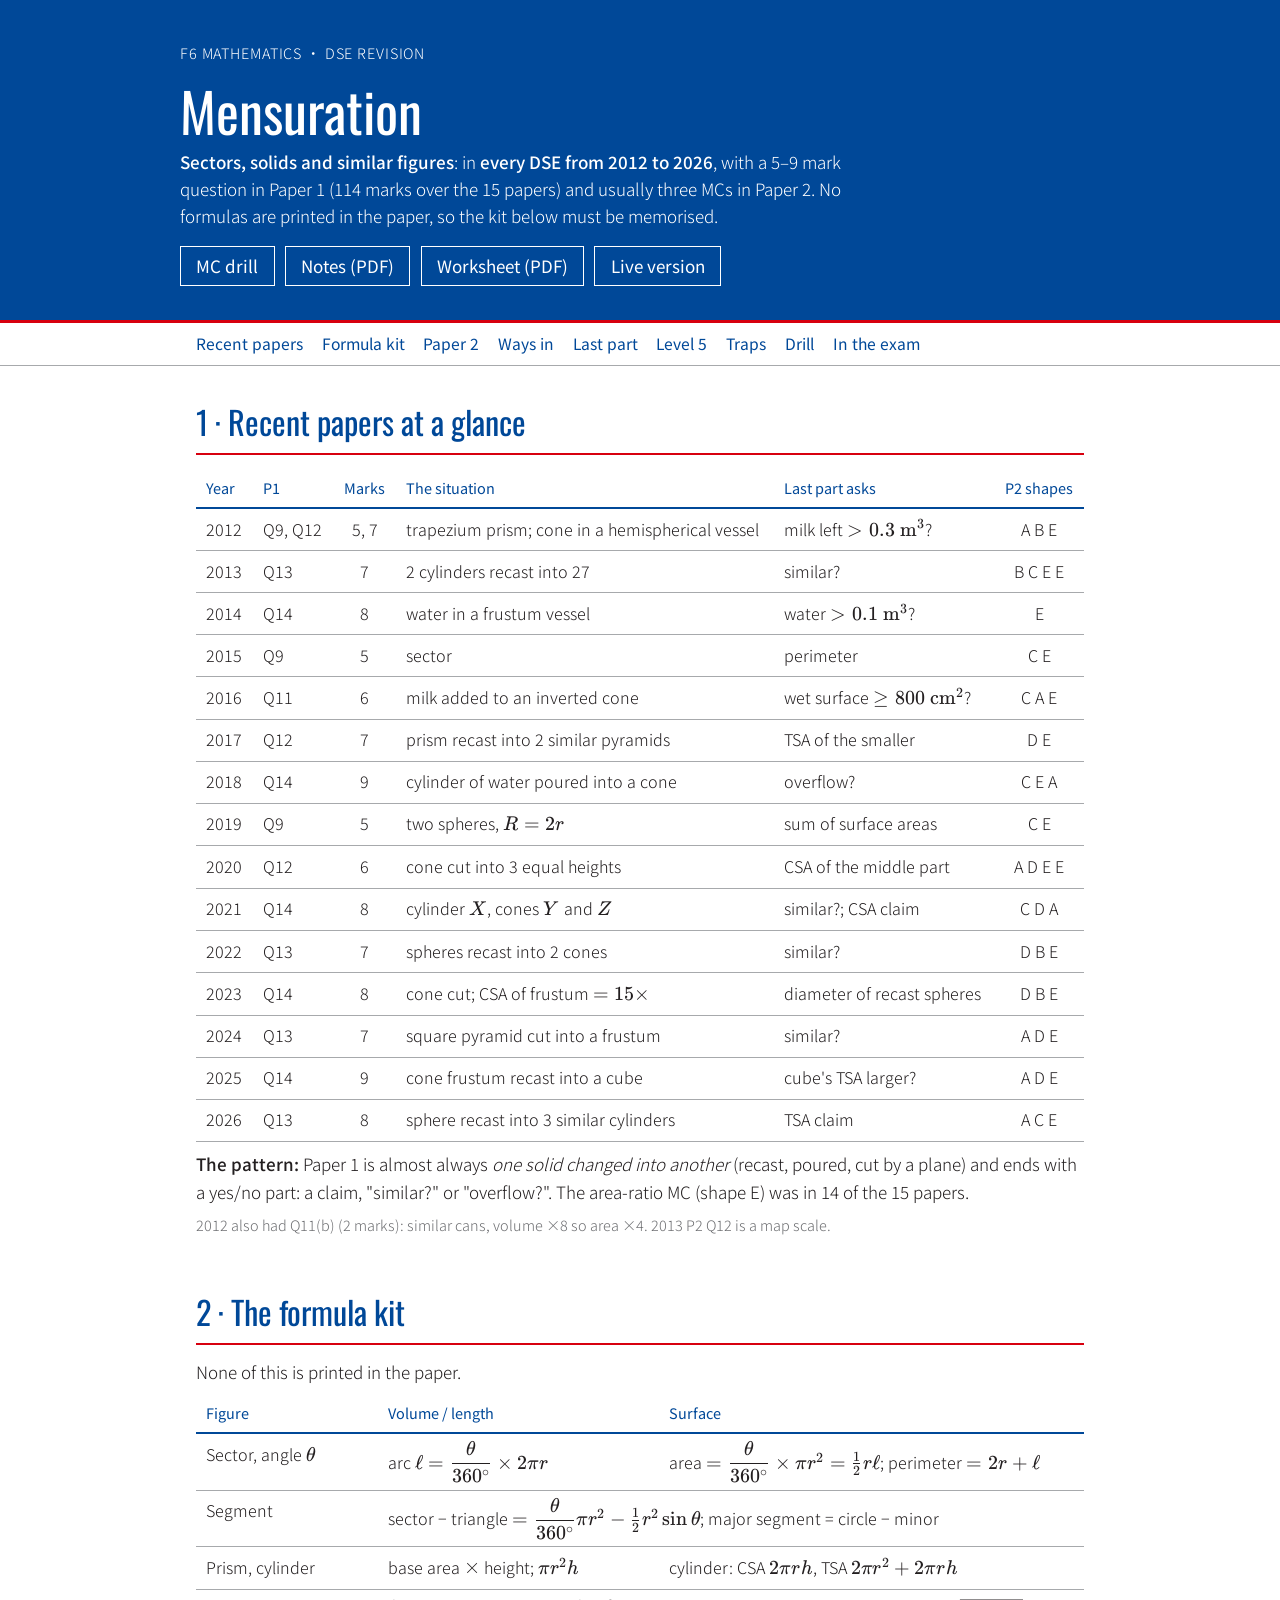
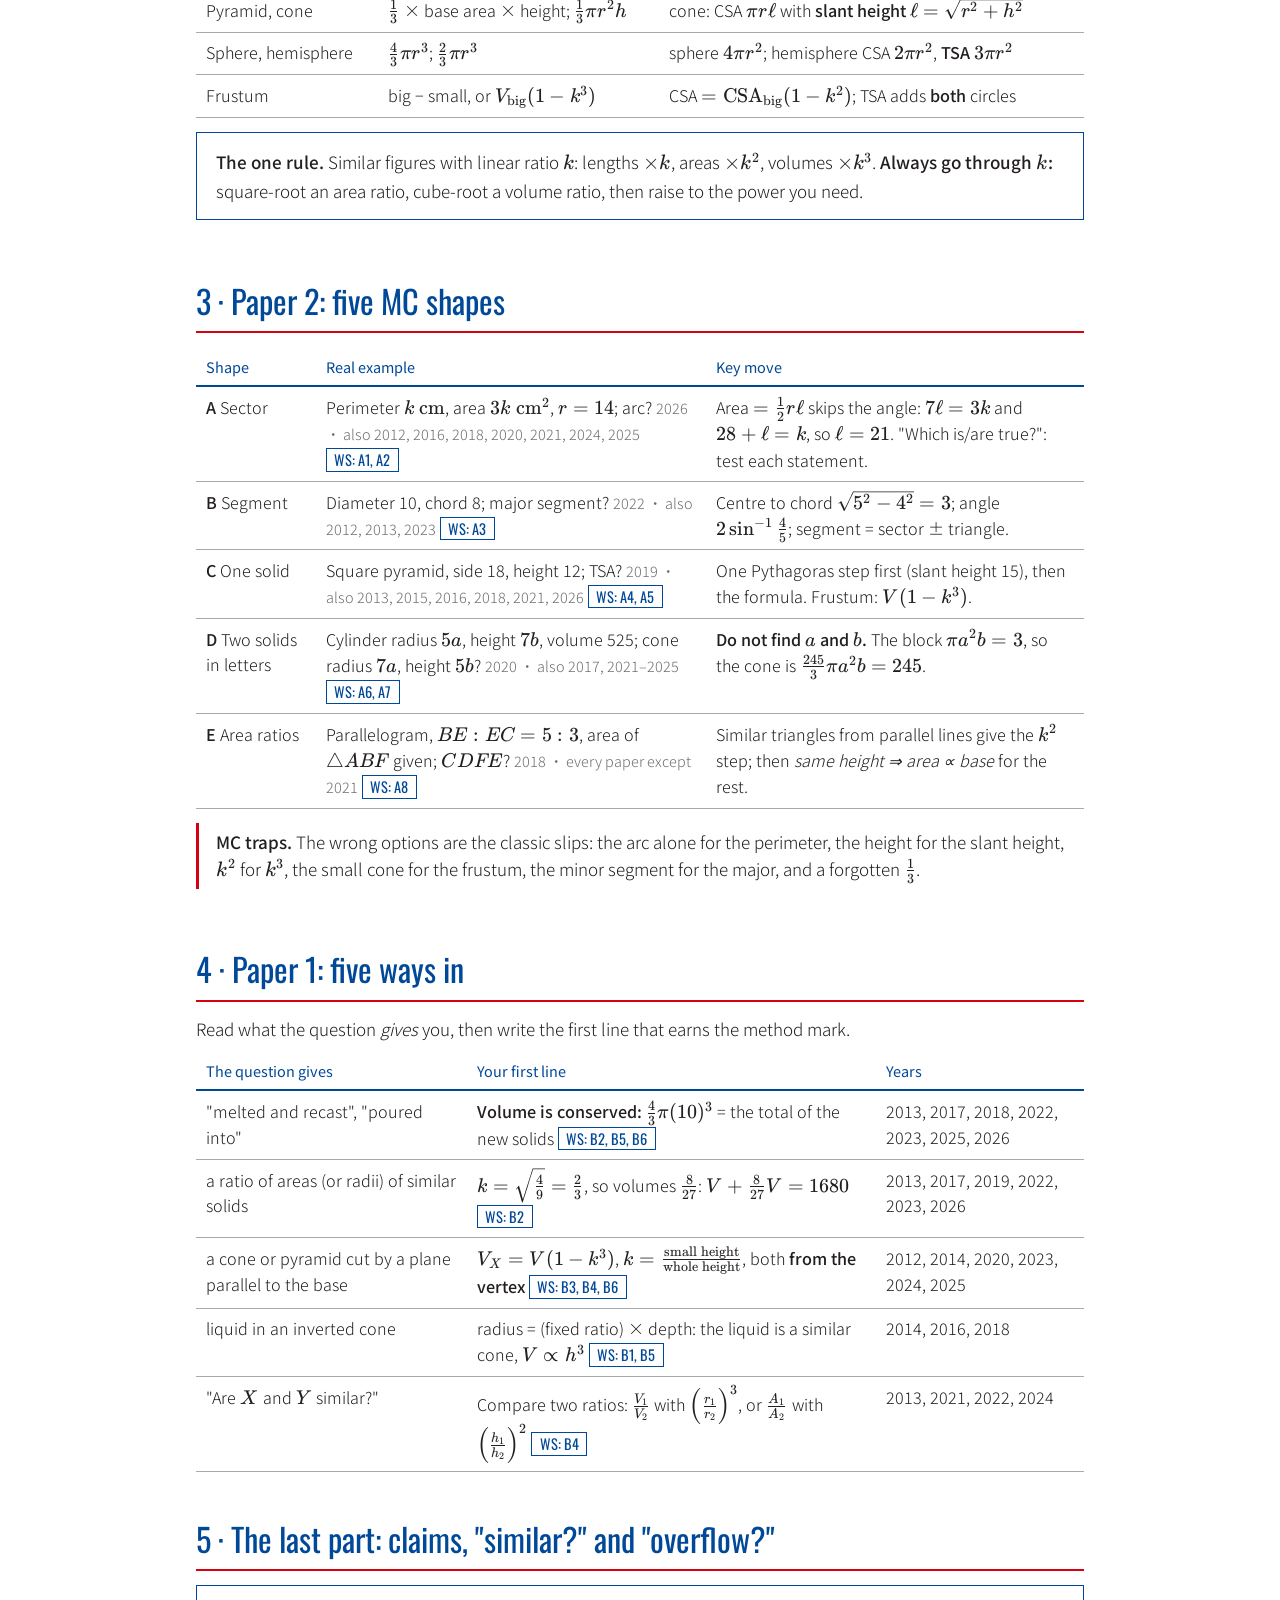
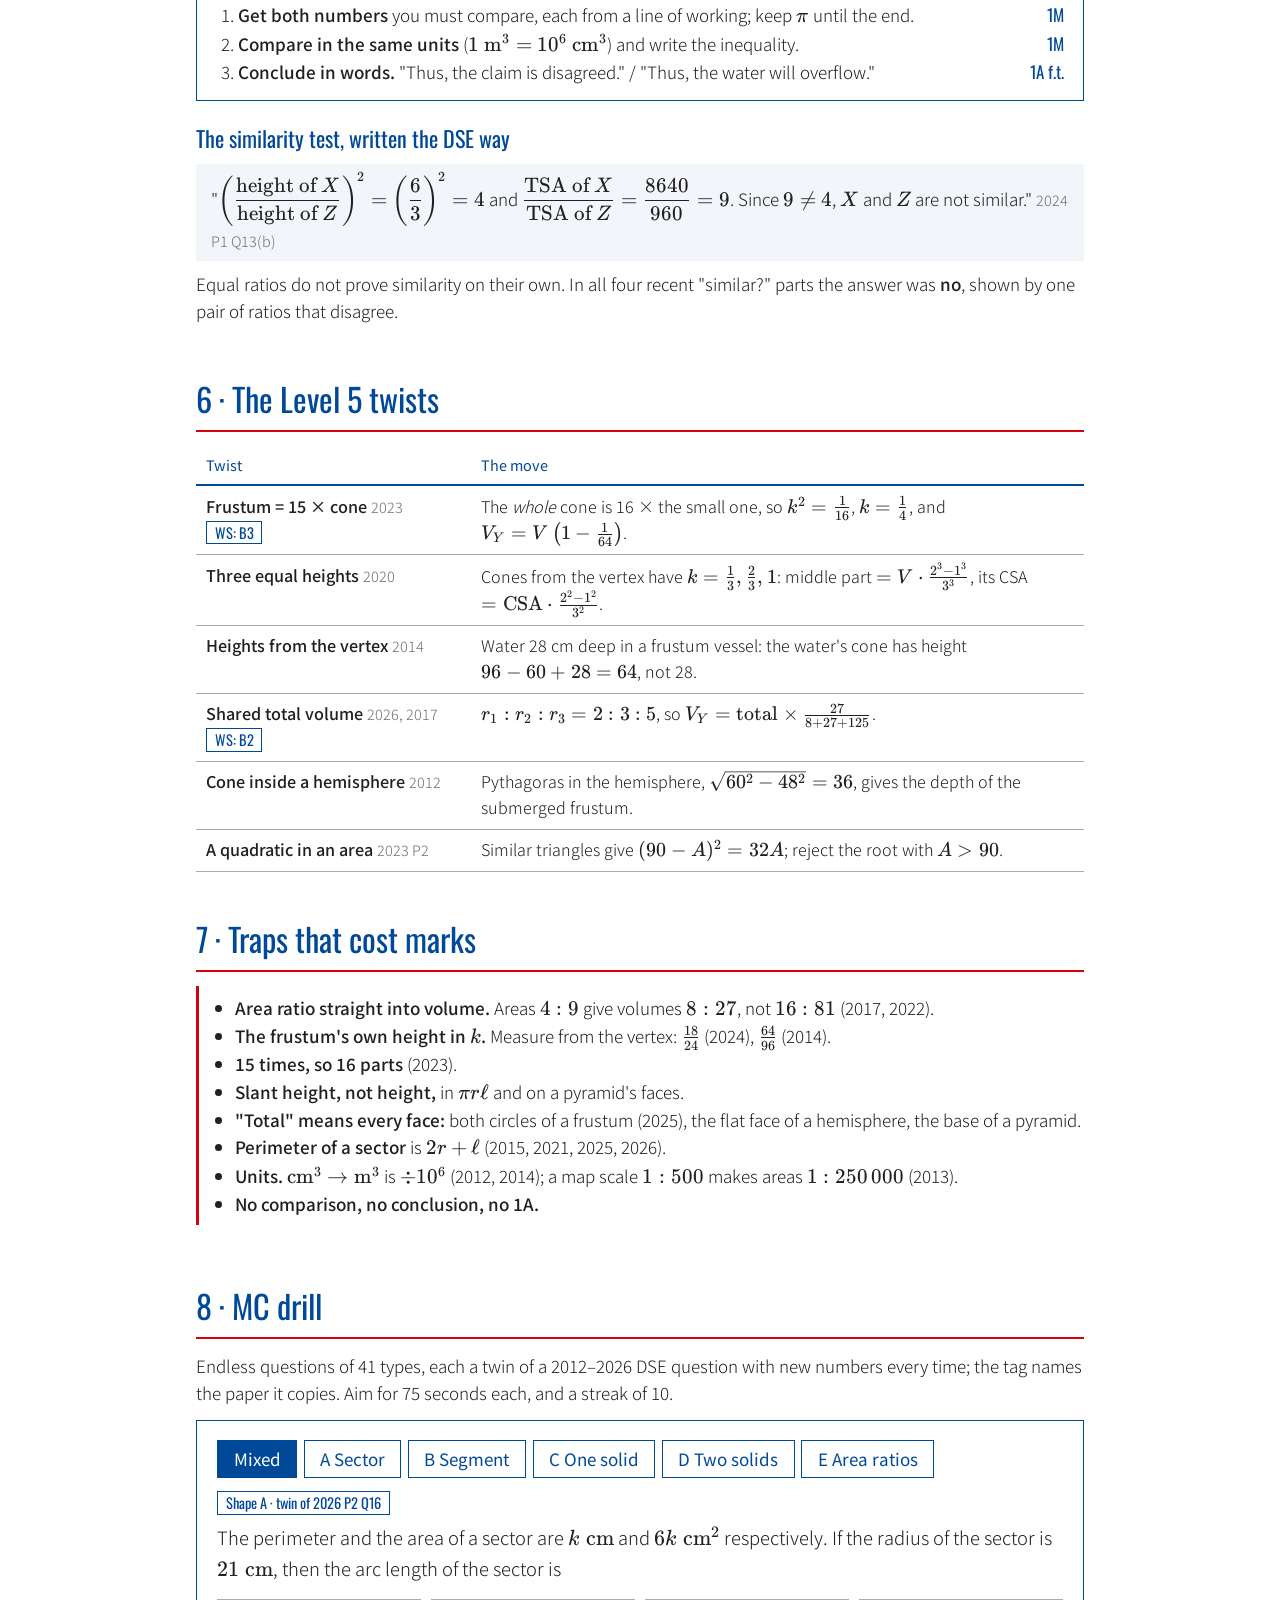
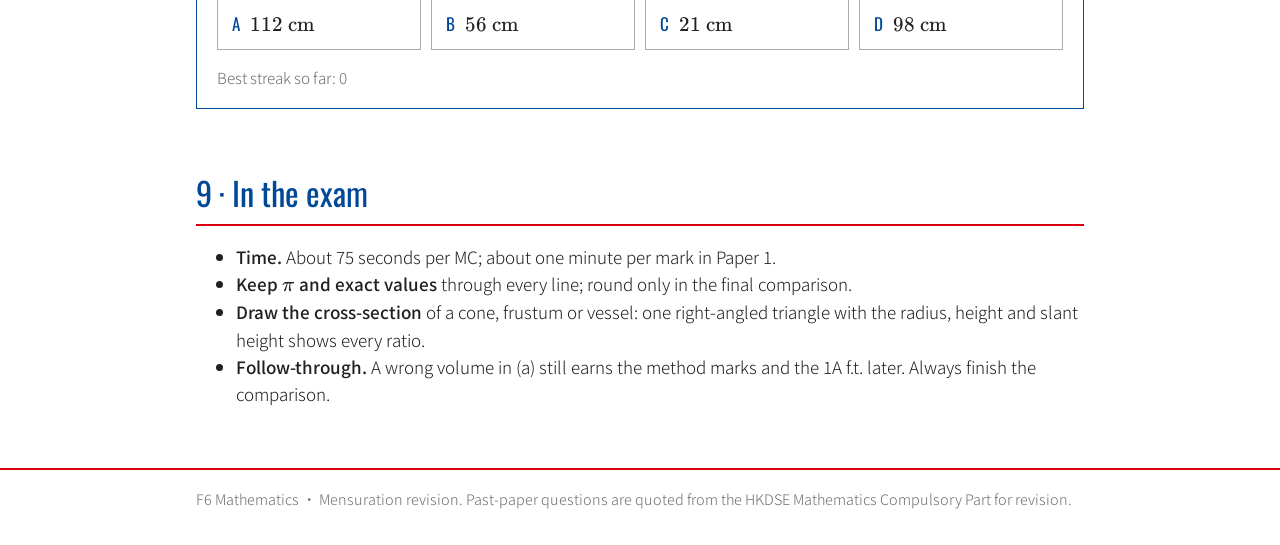
<file: index.html>
<!doctype html>
<html lang="en">
<head>
<meta charset="utf-8">
<meta name="viewport" content="width=device-width, initial-scale=1">
<title>Mensuration DSE Revision</title>
<meta http-equiv="refresh" content="0; url=Materials/site/index.html">
<link rel="canonical" href="Materials/site/index.html">
<style>body { margin: 0; padding: 2rem 16px; background: #fff; color: #231f20; font-family: "Noto Sans HK", sans-serif; } a { color: #004898; }</style>
</head>
<body>
<p>Opening <a href="Materials/site/index.html">Mensuration DSE revision</a>…</p>
</body>
</html>
</file>
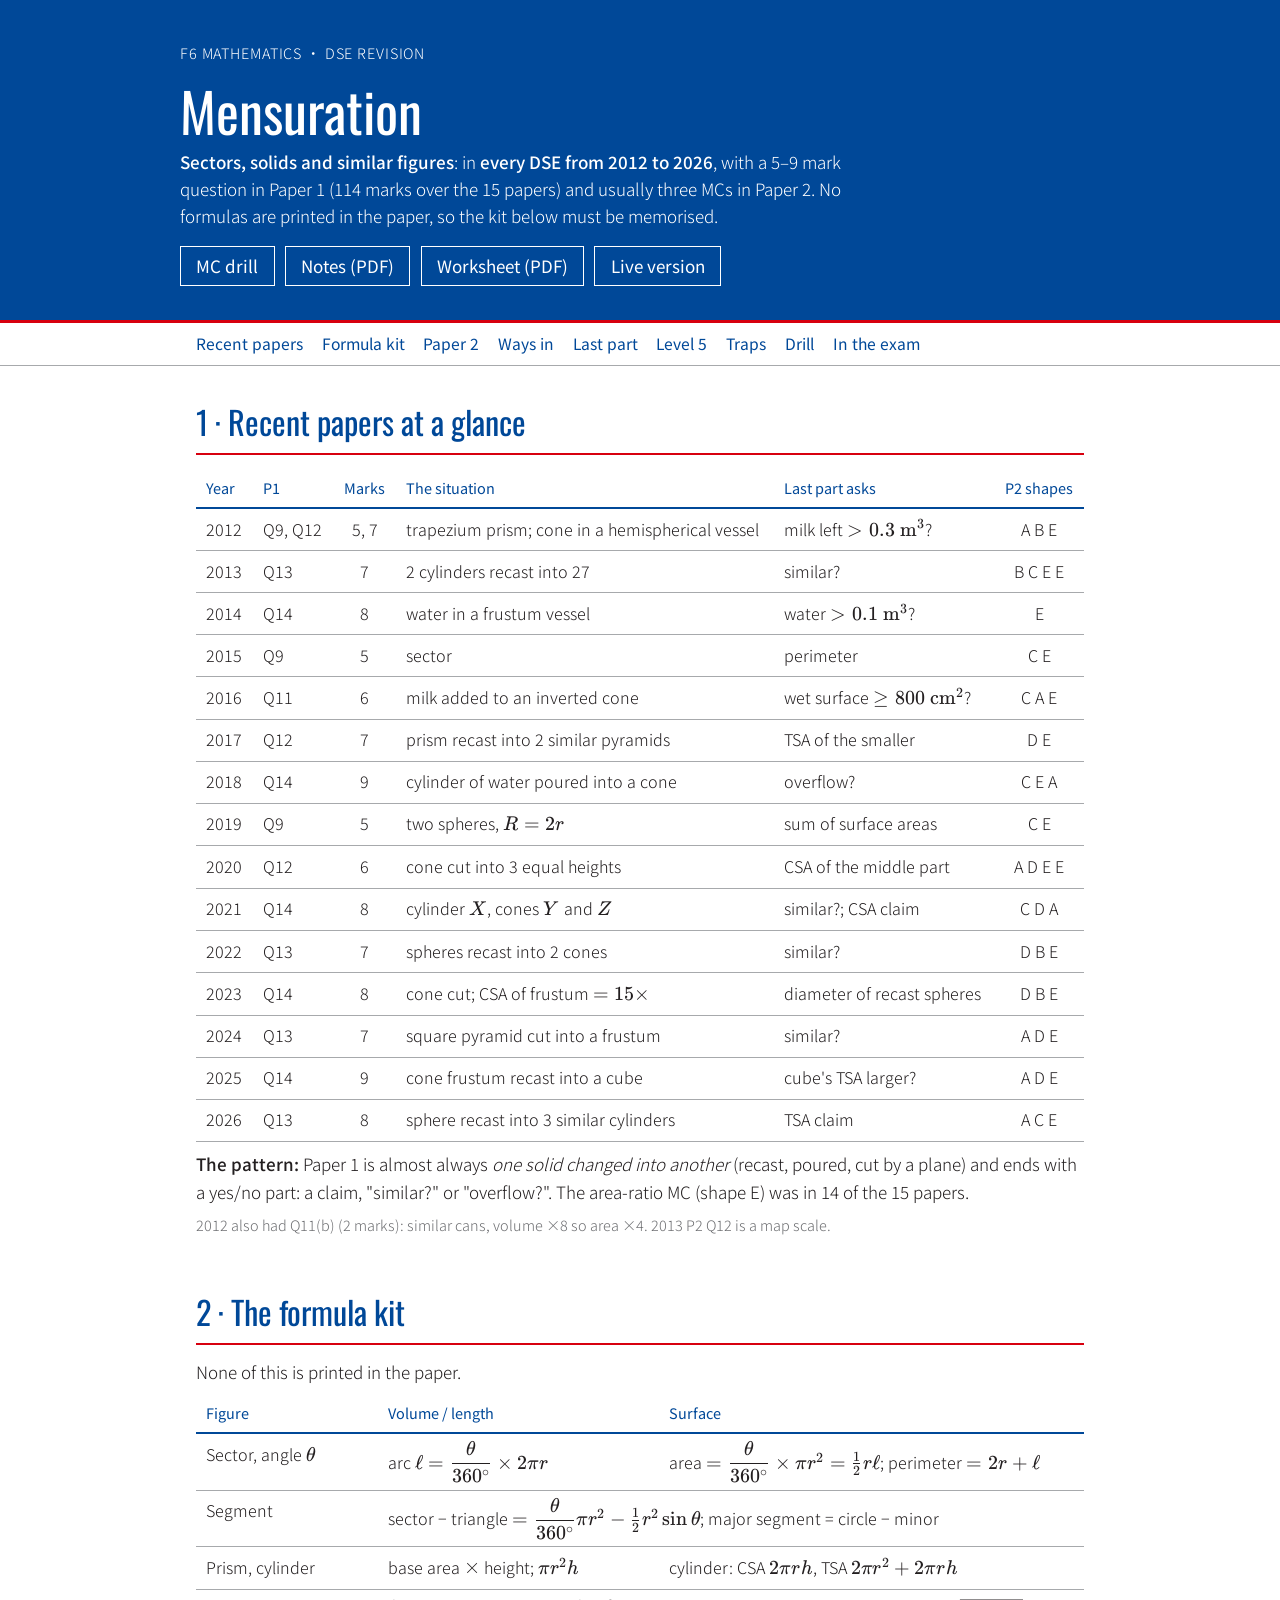
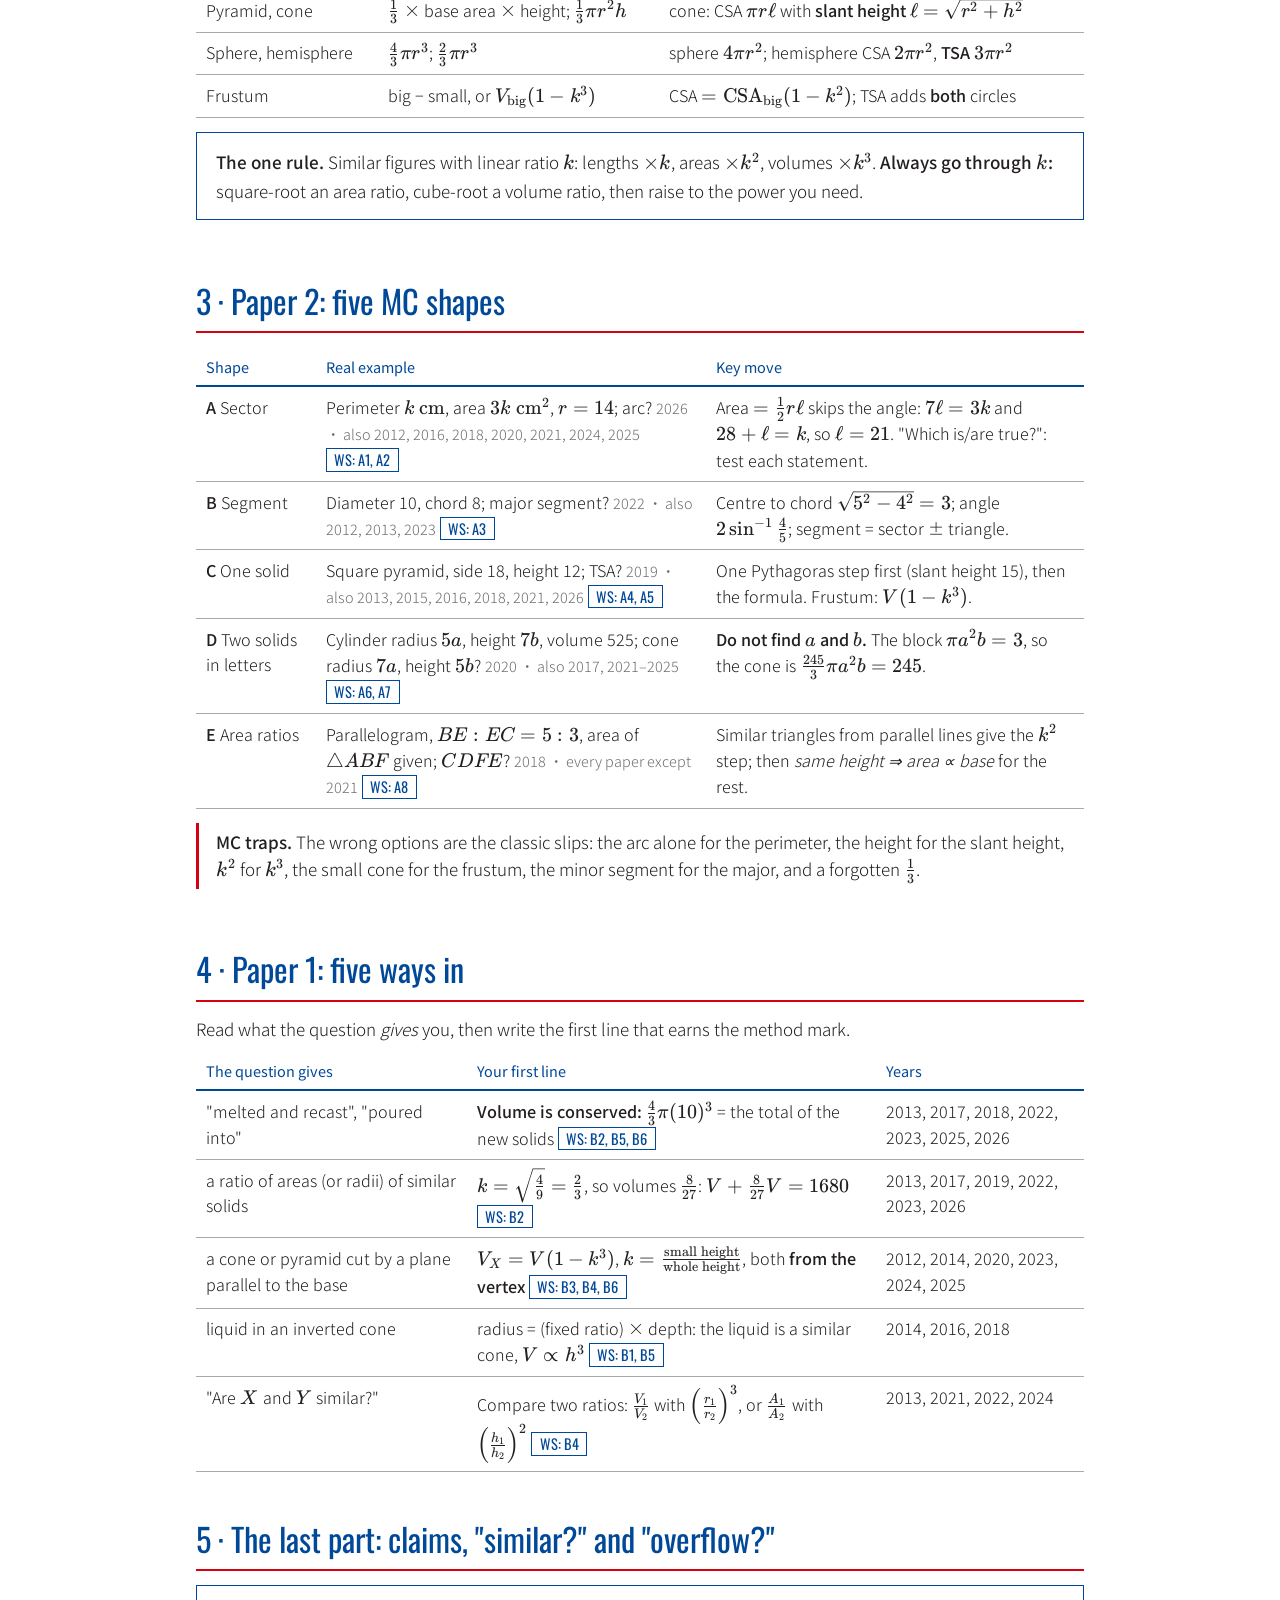
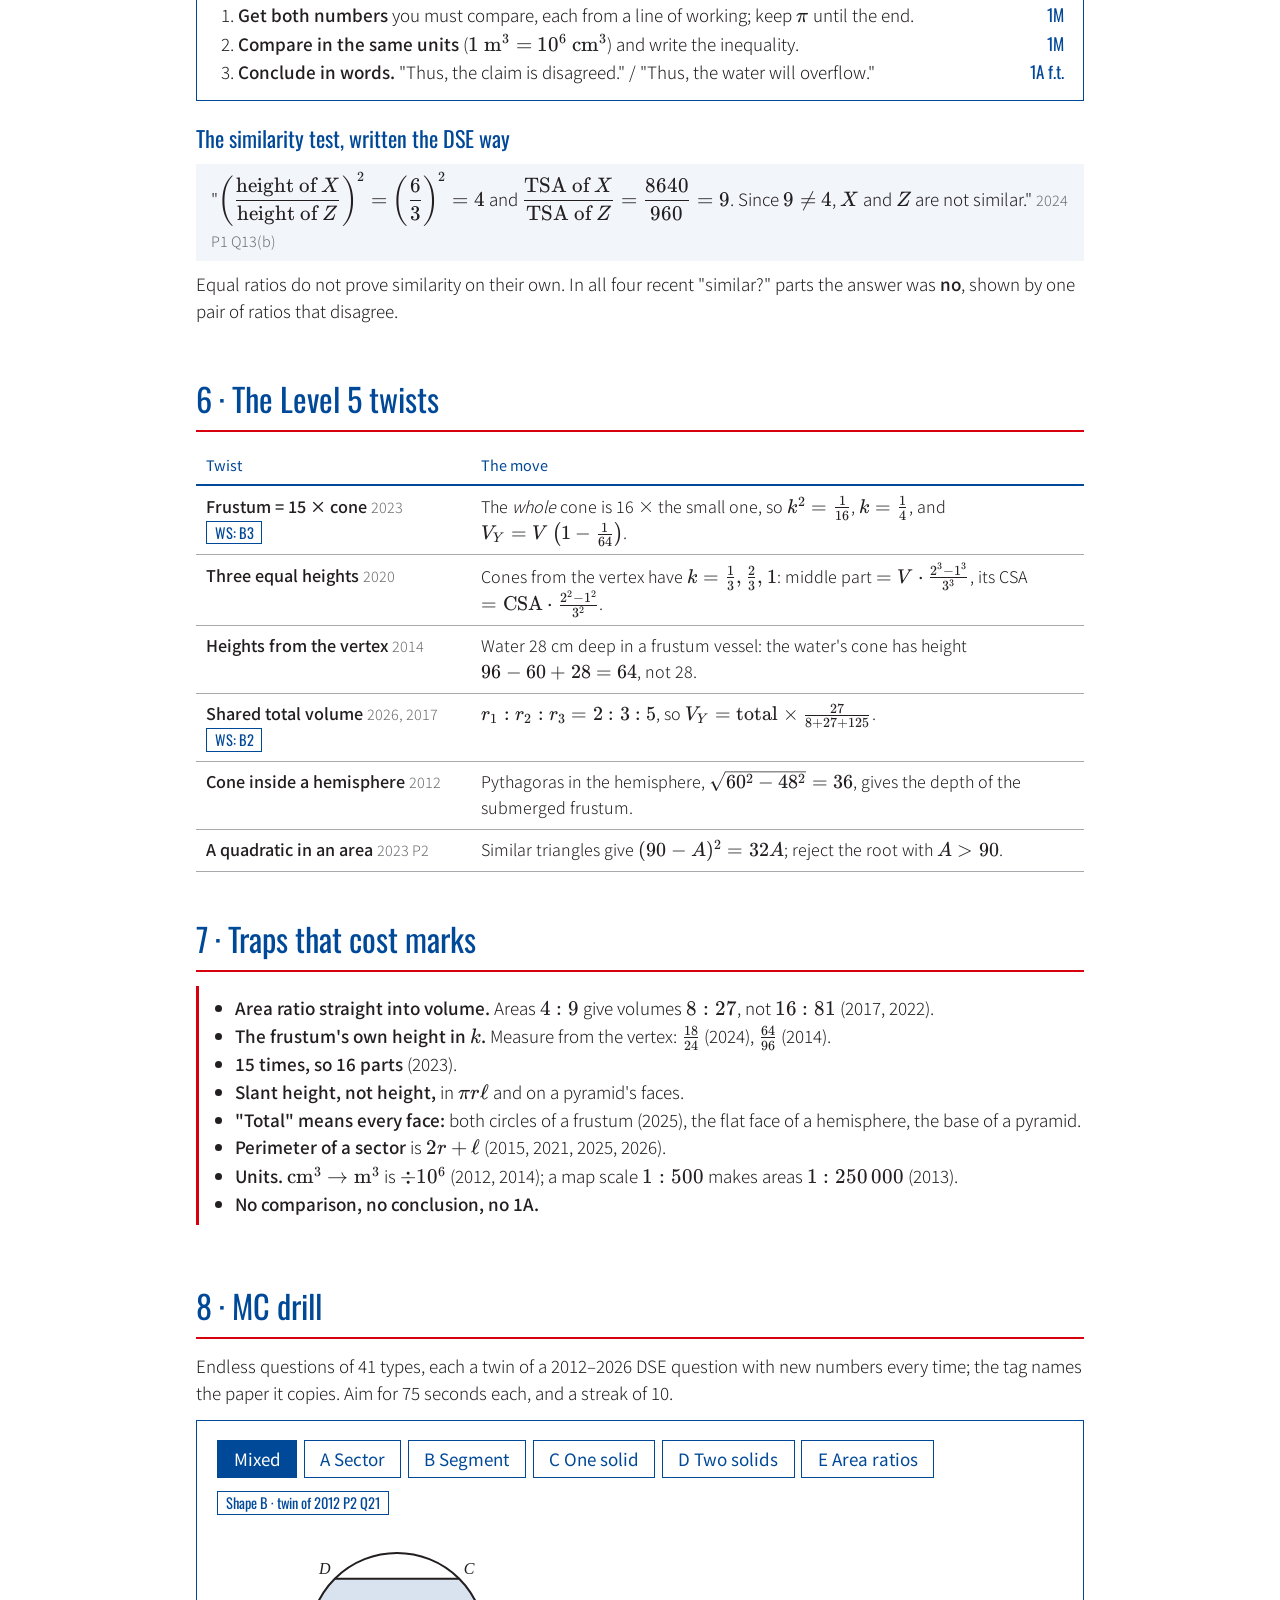
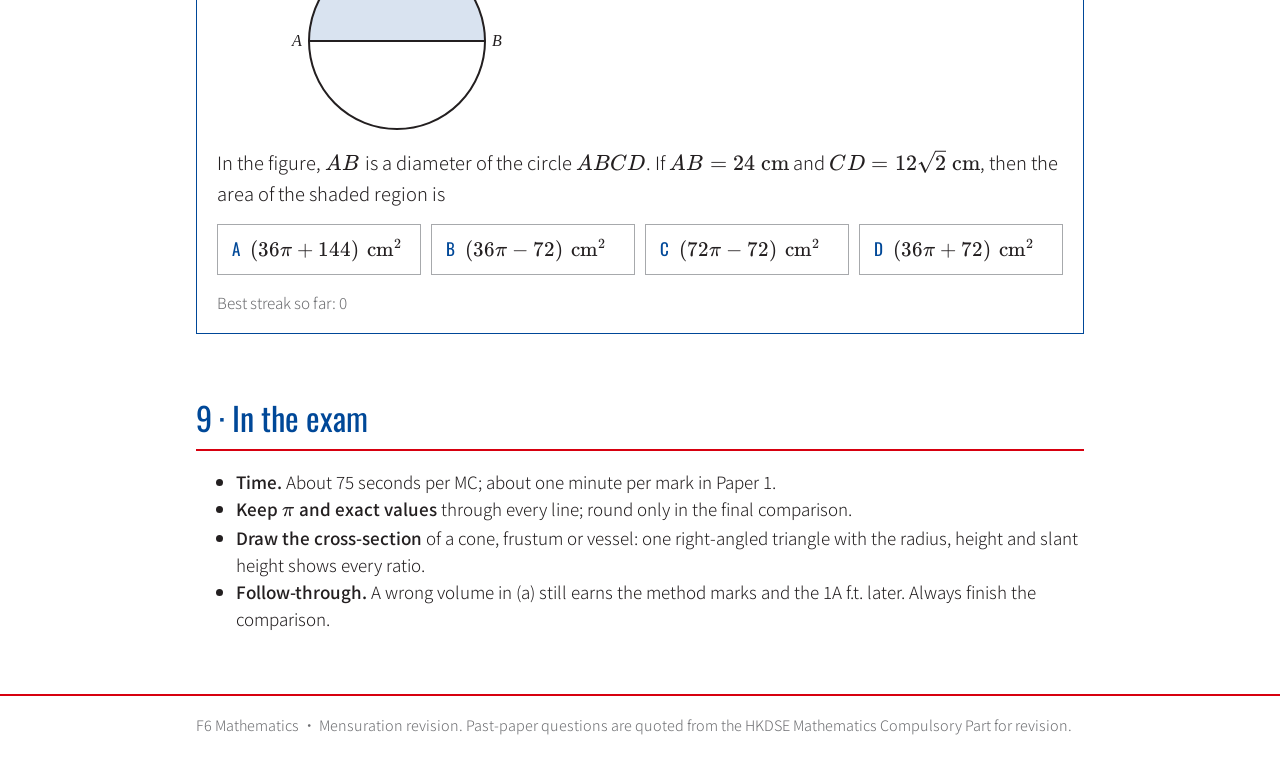
<file: Materials/site/index.html>
<!doctype html>
<html lang="en">
<head>
<meta charset="utf-8">
<meta name="viewport" content="width=device-width, initial-scale=1">
<title>Mensuration DSE Revision</title>
<link rel="stylesheet" href="css/fonts.css">
<link rel="stylesheet" href="vendor/katex/katex.min.css">
<style>
:root {
  color-scheme: light;
  --blue: #004898; --red: #d7000f; --white: #fff; --ink: #231f20; --muted: #6d6e71; --frame: #a7a9ac; --wash: #f2f5fa;
  --sans: "Noto Sans HK", "Microsoft JhengHei", sans-serif; --display: Oswald, "Arial Narrow", sans-serif;
}
* { box-sizing: border-box; border-radius: 0; }
html { font-size: 17px; }
body { margin: 0; background: var(--white); color: var(--ink); font-family: var(--sans); font-weight: 300; line-height: 1.6; }
strong, b { font-weight: 500; }
a { color: var(--blue); }
:focus-visible { outline: 2px solid var(--red); outline-offset: 2px; }
header.hero { background: var(--blue); color: var(--white); padding: 2.4rem 16px 2rem; border-bottom: 3px solid var(--red); }
.wrap { max-width: 920px; margin: 0 auto; padding: 0 16px; }
header.hero .wrap { padding: 0; }
.kicker { font-size: .85rem; letter-spacing: .06em; margin: 0; }
h1 { font-family: var(--display); font-weight: 400; font-size: 3.2rem; margin: .2rem 0 .4rem; line-height: 1.1; }
.hero p { margin: 0 0 1rem; max-width: 40rem; }
.links { display: flex; gap: .6rem; flex-wrap: wrap; }
.links a { color: var(--white); border: 1px solid var(--white); padding: .3rem .9rem; text-decoration: none; font-weight: 400; }
.links a:hover { background: var(--white); color: var(--blue); }
nav.toc { border-bottom: 1px solid var(--frame); background: var(--white); position: sticky; top: 0; z-index: 3; }
nav.toc .wrap { display: flex; gap: 1.1rem; overflow-x: auto; white-space: nowrap; padding-top: .5rem; padding-bottom: .5rem; font-size: .92rem; }
nav.toc a { text-decoration: none; font-weight: 400; }
section { padding: 1.8rem 0 .6rem; scroll-margin-top: 2.2rem; }
h2 { font-family: var(--display); font-weight: 400; color: var(--blue); font-size: 1.9rem; margin: 0 0 .8rem; padding-bottom: .3rem; border-bottom: 2px solid var(--red); }
h3 { font-family: var(--display); font-weight: 400; color: var(--blue); font-size: 1.3rem; margin: 1.2rem 0 .4rem; }
p { margin: .5rem 0; }
.scroll { overflow-x: auto; }
table { border-collapse: collapse; width: 100%; font-size: .95rem; }
th, td { text-align: left; padding: .45rem .6rem; border-bottom: 1px solid var(--frame); vertical-align: top; }
th { color: var(--blue); font-weight: 400; font-size: .85rem; border-bottom: 2px solid var(--blue); }
td.c { text-align: center; }
.yr { color: var(--muted); font-size: .85rem; }
.grid3 { display: grid; grid-template-columns: repeat(3, minmax(0, 1fr)); gap: 1rem; }
.card { border-top: 2px solid var(--blue); padding: .6rem 0 0; }
.card h3 { margin-top: 0; }
.box { border: 1px solid var(--blue); padding: .9rem 1.1rem; margin: .8rem 0; }
.box ol { margin: 0; padding-left: 1.3rem; }
.mk { float: right; color: var(--blue); font-family: var(--display); }
.trap { border-left: 3px solid var(--red); padding: .3rem 0 .3rem 1rem; margin: .8rem 0; }
.trap ul { margin: .2rem 0; padding-left: 1.1rem; }
.tag { display: inline-block; font-family: var(--display); color: var(--blue); border: 1px solid var(--blue); padding: 0 .45rem; font-size: .85rem; margin-right: .5rem; line-height: 1.5; }
.m .katex { white-space: nowrap; }
.dq .tag { display: table; margin: 0 0 .5rem; }
.quote { background: var(--wash); padding: .5rem .9rem; margin: .4rem 0; }
.two { display: grid; grid-template-columns: minmax(0, 1fr) minmax(0, 1fr); gap: 1.4rem; }
/* Drill */
#drill { border: 1px solid var(--blue); padding: 1.1rem 1.2rem; margin: .8rem 0 1rem; }
.dmode { display: flex; gap: .4rem; flex-wrap: wrap; margin-bottom: .8rem; }
.dmode button, .dnext { font: inherit; font-weight: 400; background: var(--white); border: 1px solid var(--blue); color: var(--blue); padding: .25rem .9rem; cursor: pointer; }
.dmode button.on, .dmode button:hover, .dnext:hover { background: var(--blue); color: var(--white); }
.dq { font-size: 1.08rem; margin: .4rem 0 .9rem; }
.dopts { display: grid; grid-template-columns: repeat(4, minmax(0, 1fr)); gap: .6rem; }
.opt { font: inherit; text-align: left; background: var(--white); border: 1px solid var(--frame); padding: .55rem .8rem; cursor: pointer; color: var(--ink); min-height: 3rem; }
.opt b { font-family: var(--display); font-weight: 400; color: var(--blue); margin-right: .6rem; }
.opt:hover:not(:disabled) { border-color: var(--blue); }
.opt:disabled { cursor: default; }
.opt.right { border: 2px solid var(--blue); background: var(--wash); }
.opt.wrong { border: 2px solid var(--red); }
.dfeed { margin-top: .9rem; padding-top: .7rem; border-top: 1px solid var(--frame); }
.trapline { display: inline-block; margin-top: .4rem; border-left: 3px solid var(--red); padding-left: .7rem; }
.dfoot { display: flex; justify-content: space-between; align-items: center; gap: 1rem; margin-top: .9rem; flex-wrap: wrap; }
.dscore { color: var(--muted); font-size: .9rem; font-variant-numeric: tabular-nums; }
footer { border-top: 2px solid var(--red); margin-top: 2rem; padding: 1rem 0 2rem; color: var(--muted); font-size: .85rem; }
.dfig { display: block; max-width: 100%; height: auto; margin: .3rem 0 .6rem; }
.dfig text { font-family: "Times New Roman", serif; fill: var(--ink); }
.mini { width: 100%; max-width: 420px; height: auto; display: block; margin: .4rem 0; }
@media (max-width: 700px) {
  html { font-size: 16px; }
  h1 { font-size: 2.4rem; }
  .grid3, .two { grid-template-columns: 1fr; }
  .dopts { grid-template-columns: 1fr 1fr; }
}
@media print { nav.toc, #drill, .links { display: none; } header.hero { background: none; color: var(--ink); } }
</style>
</head>
<body>

<header class="hero">
  <div class="wrap">
    <p class="kicker">F6 MATHEMATICS · DSE REVISION</p>
    <h1>Mensuration</h1>
    <p><strong>Sectors, solids and similar figures</strong>: in <strong>every DSE from 2012 to 2026</strong>, with a 5–9 mark question in Paper 1 (114 marks over the 15 papers) and usually three MCs in Paper 2. No formulas are printed in the paper, so the kit below must be memorised.</p>
    <div class="links">
      <a href="#drill-sec">MC drill</a>
      <a href="../print/revision-notes.pdf">Notes (PDF)</a>
      <a href="../print/worksheet.pdf">Worksheet (PDF)</a>
      <a href="live.html">Live version</a>
    </div>
  </div>
</header>

<nav class="toc" aria-label="Sections"><div class="wrap">
  <a href="#map">Recent papers</a><a href="#kit">Formula kit</a><a href="#p2">Paper 2</a><a href="#p1">Ways in</a><a href="#last">Last part</a><a href="#twists">Level 5</a><a href="#traps">Traps</a><a href="#drill-sec">Drill</a><a href="#exam">In the exam</a>
</div></nav>

<main class="wrap">

<section id="map">
  <h2>1 · Recent papers at a glance</h2>
  <div class="scroll"><table>
    <tr><th>Year</th><th>P1</th><th>Marks</th><th>The situation</th><th>Last part asks</th><th>P2 shapes</th></tr>
    <tr><td>2012</td><td>Q9, Q12</td><td class="c">5, 7</td><td>trapezium prism; cone in a hemispherical vessel</td><td>milk left <span class="m">\gt 0.3\text{ m}^3</span>?</td><td class="c">A B E</td></tr>
    <tr><td>2013</td><td>Q13</td><td class="c">7</td><td>2 cylinders recast into 27</td><td>similar?</td><td class="c">B C E E</td></tr>
    <tr><td>2014</td><td>Q14</td><td class="c">8</td><td>water in a frustum vessel</td><td>water <span class="m">\gt 0.1\text{ m}^3</span>?</td><td class="c">E</td></tr>
    <tr><td>2015</td><td>Q9</td><td class="c">5</td><td>sector</td><td>perimeter</td><td class="c">C E</td></tr>
    <tr><td>2016</td><td>Q11</td><td class="c">6</td><td>milk added to an inverted cone</td><td>wet surface <span class="m">\ge 800\text{ cm}^2</span>?</td><td class="c">C A E</td></tr>
    <tr><td>2017</td><td>Q12</td><td class="c">7</td><td>prism recast into 2 similar pyramids</td><td>TSA of the smaller</td><td class="c">D E</td></tr>
    <tr><td>2018</td><td>Q14</td><td class="c">9</td><td>cylinder of water poured into a cone</td><td>overflow?</td><td class="c">C E A</td></tr>
    <tr><td>2019</td><td>Q9</td><td class="c">5</td><td>two spheres, <span class="m">R = 2r</span></td><td>sum of surface areas</td><td class="c">C E</td></tr>
    <tr><td>2020</td><td>Q12</td><td class="c">6</td><td>cone cut into 3 equal heights</td><td>CSA of the middle part</td><td class="c">A D E E</td></tr>
    <tr><td>2021</td><td>Q14</td><td class="c">8</td><td>cylinder <span class="m">X</span>, cones <span class="m">Y</span> and <span class="m">Z</span></td><td>similar?; CSA claim</td><td class="c">C D A</td></tr>
    <tr><td>2022</td><td>Q13</td><td class="c">7</td><td>spheres recast into 2 cones</td><td>similar?</td><td class="c">D B E</td></tr>
    <tr><td>2023</td><td>Q14</td><td class="c">8</td><td>cone cut; CSA of frustum <span class="m">= 15\times</span></td><td>diameter of recast spheres</td><td class="c">D B E</td></tr>
    <tr><td>2024</td><td>Q13</td><td class="c">7</td><td>square pyramid cut into a frustum</td><td>similar?</td><td class="c">A D E</td></tr>
    <tr><td>2025</td><td>Q14</td><td class="c">9</td><td>cone frustum recast into a cube</td><td>cube's TSA larger?</td><td class="c">A D E</td></tr>
    <tr><td>2026</td><td>Q13</td><td class="c">8</td><td>sphere recast into 3 similar cylinders</td><td>TSA claim</td><td class="c">A C E</td></tr>
  </table></div>
  <p><strong>The pattern:</strong> Paper 1 is almost always <em>one solid changed into another</em> (recast, poured, cut by a plane) and ends with a yes/no part: a claim, "similar?" or "overflow?". The area-ratio MC (shape E) was in 14 of the 15 papers.</p>
  <p class="yr">2012 also had Q11(b) (2 marks): similar cans, volume ×8 so area ×4. 2013 P2 Q12 is a map scale.</p>
</section>

<section id="kit">
  <h2>2 · The formula kit</h2>
  <p>None of this is printed in the paper.</p>
  <div class="scroll"><table>
    <tr><th>Figure</th><th>Volume / length</th><th>Surface</th></tr>
    <tr><td>Sector, angle <span class="m">\theta</span></td><td>arc <span class="m">\ell = \dfrac{\theta}{360^\circ}\times 2\pi r</span></td><td>area <span class="m">= \dfrac{\theta}{360^\circ}\times\pi r^2 = \tfrac12 r\ell</span>; perimeter <span class="m">= 2r + \ell</span></td></tr>
    <tr><td>Segment</td><td colspan="2">sector − triangle <span class="m">= \dfrac{\theta}{360^\circ}\pi r^2 - \tfrac12 r^2\sin\theta</span>; major segment = circle − minor</td></tr>
    <tr><td>Prism, cylinder</td><td>base area × height; <span class="m">\pi r^2 h</span></td><td>cylinder: CSA <span class="m">2\pi rh</span>, TSA <span class="m">2\pi r^2 + 2\pi rh</span></td></tr>
    <tr><td>Pyramid, cone</td><td><span class="m">\tfrac13</span> × base area × height; <span class="m">\tfrac13\pi r^2 h</span></td><td>cone: CSA <span class="m">\pi r\ell</span> with <strong>slant height</strong> <span class="m">\ell = \sqrt{r^2 + h^2}</span></td></tr>
    <tr><td>Sphere, hemisphere</td><td><span class="m">\tfrac43\pi r^3</span>; <span class="m">\tfrac23\pi r^3</span></td><td>sphere <span class="m">4\pi r^2</span>; hemisphere CSA <span class="m">2\pi r^2</span>, <strong>TSA <span class="m">3\pi r^2</span></strong></td></tr>
    <tr><td>Frustum</td><td>big − small, or <span class="m">V_{\text{big}}(1 - k^3)</span></td><td>CSA <span class="m">= \text{CSA}_{\text{big}}(1 - k^2)</span>; TSA adds <strong>both</strong> circles</td></tr>
  </table></div>
  <div class="box"><strong>The one rule.</strong> Similar figures with linear ratio <span class="m">k</span>: lengths <span class="m">\times k</span>, areas <span class="m">\times k^2</span>, volumes <span class="m">\times k^3</span>. <strong>Always go through <span class="m">k</span>:</strong> square-root an area ratio, cube-root a volume ratio, then raise to the power you need.</div>
</section>

<section id="p2">
  <h2>3 · Paper 2: five MC shapes</h2>
  <div class="scroll"><table>
    <tr><th>Shape</th><th>Real example</th><th>Key move</th></tr>
    <tr><td><strong>A</strong> Sector</td><td>Perimeter <span class="m">k\text{ cm}</span>, area <span class="m">3k\text{ cm}^2</span>, <span class="m">r = 14</span>; arc? <span class="yr">2026 · also 2012, 2016, 2018, 2020, 2021, 2024, 2025</span> <span class="tag">WS: A1, A2</span></td><td>Area <span class="m">= \tfrac12 r\ell</span> skips the angle: <span class="m">7\ell = 3k</span> and <span class="m">28 + \ell = k</span>, so <span class="m">\ell = 21</span>. "Which is/are true?": test each statement.</td></tr>
    <tr><td><strong>B</strong> Segment</td><td>Diameter 10, chord 8; major segment? <span class="yr">2022 · also 2012, 2013, 2023</span> <span class="tag">WS: A3</span></td><td>Centre to chord <span class="m">\sqrt{5^2 - 4^2} = 3</span>; angle <span class="m">2\sin^{-1}\tfrac45</span>; segment = sector ± triangle.</td></tr>
    <tr><td><strong>C</strong> One solid</td><td>Square pyramid, side 18, height 12; TSA? <span class="yr">2019 · also 2013, 2015, 2016, 2018, 2021, 2026</span> <span class="tag">WS: A4, A5</span></td><td>One Pythagoras step first (slant height 15), then the formula. Frustum: <span class="m">V(1 - k^3)</span>.</td></tr>
    <tr><td><strong>D</strong> Two solids in letters</td><td>Cylinder radius <span class="m">5a</span>, height <span class="m">7b</span>, volume 525; cone radius <span class="m">7a</span>, height <span class="m">5b</span>? <span class="yr">2020 · also 2017, 2021–2025</span> <span class="tag">WS: A6, A7</span></td><td><strong>Do not find <span class="m">a</span> and <span class="m">b</span>.</strong> The block <span class="m">\pi a^2 b = 3</span>, so the cone is <span class="m">\tfrac{245}{3}\pi a^2 b = 245</span>.</td></tr>
    <tr><td><strong>E</strong> Area ratios</td><td>Parallelogram, <span class="m">BE : EC = 5 : 3</span>, area of <span class="m">\triangle ABF</span> given; <span class="m">CDFE</span>? <span class="yr">2018 · every paper except 2021</span> <span class="tag">WS: A8</span></td><td>Similar triangles from parallel lines give the <span class="m">k^2</span> step; then <em>same height ⇒ area ∝ base</em> for the rest.</td></tr>
  </table></div>
  <div class="trap"><strong>MC traps.</strong> The wrong options are the classic slips: the arc alone for the perimeter, the height for the slant height, <span class="m">k^2</span> for <span class="m">k^3</span>, the small cone for the frustum, the minor segment for the major, and a forgotten <span class="m">\tfrac13</span>.</div>
</section>

<section id="p1">
  <h2>4 · Paper 1: five ways in</h2>
  <p>Read what the question <em>gives</em> you, then write the first line that earns the method mark.</p>
  <div class="scroll"><table>
    <tr><th>The question gives</th><th>Your first line</th><th>Years</th></tr>
    <tr><td>"melted and recast", "poured into"</td><td><strong>Volume is conserved:</strong> <span class="m">\tfrac43\pi(10)^3</span> = the total of the new solids <span class="tag">WS: B2, B5, B6</span></td><td>2013, 2017, 2018, 2022, 2023, 2025, 2026</td></tr>
    <tr><td>a ratio of areas (or radii) of similar solids</td><td><span class="m">k = \sqrt{\tfrac49} = \tfrac23</span>, so volumes <span class="m">\tfrac{8}{27}</span>: <span class="m">V + \tfrac{8}{27}V = 1680</span> <span class="tag">WS: B2</span></td><td>2013, 2017, 2019, 2022, 2023, 2026</td></tr>
    <tr><td>a cone or pyramid cut by a plane parallel to the base</td><td><span class="m">V_X = V(1 - k^3)</span>, <span class="m">k = \tfrac{\text{small height}}{\text{whole height}}</span>, both <strong>from the vertex</strong> <span class="tag">WS: B3, B4, B6</span></td><td>2012, 2014, 2020, 2023, 2024, 2025</td></tr>
    <tr><td>liquid in an inverted cone</td><td>radius = (fixed ratio) × depth: the liquid is a similar cone, <span class="m">V \propto h^3</span> <span class="tag">WS: B1, B5</span></td><td>2014, 2016, 2018</td></tr>
    <tr><td>"Are <span class="m">X</span> and <span class="m">Y</span> similar?"</td><td>Compare two ratios: <span class="m">\tfrac{V_1}{V_2}</span> with <span class="m">\left(\tfrac{r_1}{r_2}\right)^3</span>, or <span class="m">\tfrac{A_1}{A_2}</span> with <span class="m">\left(\tfrac{h_1}{h_2}\right)^2</span> <span class="tag">WS: B4</span></td><td>2013, 2021, 2022, 2024</td></tr>
  </table></div>
</section>

<section id="last">
  <h2>5 · The last part: claims, "similar?" and "overflow?"</h2>
  <div class="box">
    <ol>
      <li><strong>Get both numbers</strong> you must compare, each from a line of working; keep <span class="m">\pi</span> until the end. <span class="mk">1M</span></li>
      <li><strong>Compare in the same units</strong> (<span class="m">1\text{ m}^3 = 10^6\text{ cm}^3</span>) and write the inequality. <span class="mk">1M</span></li>
      <li><strong>Conclude in words.</strong> "Thus, the claim is disagreed." / "Thus, the water will overflow." <span class="mk">1A f.t.</span></li>
    </ol>
  </div>
  <h3>The similarity test, written the DSE way</h3>
  <p class="quote">"<span class="m">\left(\dfrac{\text{height of } X}{\text{height of } Z}\right)^2 = \left(\dfrac63\right)^2 = 4</span> and <span class="m">\dfrac{\text{TSA of } X}{\text{TSA of } Z} = \dfrac{8640}{960} = 9</span>. Since <span class="m">9 \ne 4</span>, <span class="m">X</span> and <span class="m">Z</span> are not similar." <span class="yr">2024 P1 Q13(b)</span></p>
  <p>Equal ratios do not prove similarity on their own. In all four recent "similar?" parts the answer was <strong>no</strong>, shown by one pair of ratios that disagree.</p>
</section>

<section id="twists">
  <h2>6 · The Level 5 twists</h2>
  <div class="scroll"><table>
    <tr><th>Twist</th><th>The move</th></tr>
    <tr><td><strong>Frustum = 15 × cone</strong> <span class="yr">2023</span> <span class="tag">WS: B3</span></td><td>The <em>whole</em> cone is 16 × the small one, so <span class="m">k^2 = \tfrac1{16}</span>, <span class="m">k = \tfrac14</span>, and <span class="m">V_Y = V\left(1 - \tfrac1{64}\right)</span>.</td></tr>
    <tr><td><strong>Three equal heights</strong> <span class="yr">2020</span></td><td>Cones from the vertex have <span class="m">k = \tfrac13, \tfrac23, 1</span>: middle part <span class="m">= V\cdot\tfrac{2^3 - 1^3}{3^3}</span>, its CSA <span class="m">= \text{CSA}\cdot\tfrac{2^2 - 1^2}{3^2}</span>.</td></tr>
    <tr><td><strong>Heights from the vertex</strong> <span class="yr">2014</span></td><td>Water 28 cm deep in a frustum vessel: the water's cone has height <span class="m">96 - 60 + 28 = 64</span>, not 28.</td></tr>
    <tr><td><strong>Shared total volume</strong> <span class="yr">2026, 2017</span> <span class="tag">WS: B2</span></td><td><span class="m">r_1 : r_2 : r_3 = 2 : 3 : 5</span>, so <span class="m">V_Y = \text{total}\times\tfrac{27}{8 + 27 + 125}</span>.</td></tr>
    <tr><td><strong>Cone inside a hemisphere</strong> <span class="yr">2012</span></td><td>Pythagoras in the hemisphere, <span class="m">\sqrt{60^2 - 48^2} = 36</span>, gives the depth of the submerged frustum.</td></tr>
    <tr><td><strong>A quadratic in an area</strong> <span class="yr">2023 P2</span></td><td>Similar triangles give <span class="m">(90 - A)^2 = 32A</span>; reject the root with <span class="m">A \gt 90</span>.</td></tr>
  </table></div>
</section>

<section id="traps">
  <h2>7 · Traps that cost marks</h2>
  <div class="trap"><ul>
    <li><strong>Area ratio straight into volume.</strong> Areas <span class="m">4 : 9</span> give volumes <span class="m">8 : 27</span>, not <span class="m">16 : 81</span> (2017, 2022).</li>
    <li><strong>The frustum's own height in <span class="m">k</span>.</strong> Measure from the vertex: <span class="m">\tfrac{18}{24}</span> (2024), <span class="m">\tfrac{64}{96}</span> (2014).</li>
    <li><strong>15 times, so 16 parts</strong> (2023).</li>
    <li><strong>Slant height, not height,</strong> in <span class="m">\pi r\ell</span> and on a pyramid's faces.</li>
    <li><strong>"Total" means every face:</strong> both circles of a frustum (2025), the flat face of a hemisphere, the base of a pyramid.</li>
    <li><strong>Perimeter of a sector</strong> is <span class="m">2r + \ell</span> (2015, 2021, 2025, 2026).</li>
    <li><strong>Units.</strong> <span class="m">\text{cm}^3 \to \text{m}^3</span> is <span class="m">\div 10^6</span> (2012, 2014); a map scale <span class="m">1 : 500</span> makes areas <span class="m">1 : 250\,000</span> (2013).</li>
    <li><strong>No comparison, no conclusion, no 1A.</strong></li>
  </ul></div>
</section>

<section id="drill-sec">
  <h2>8 · MC drill</h2>
  <p>Endless questions of 41 types, each a twin of a 2012–2026 DSE question with new numbers every time; the tag names the paper it copies. Aim for 75 seconds each, and a streak of 10.</p>
  <div id="drill">
    <div class="dmode" role="group" aria-label="Choose a shape">
      <button type="button" data-mode="mixed" class="on">Mixed</button>
      <button type="button" data-mode="A">A Sector</button>
      <button type="button" data-mode="B">B Segment</button>
      <button type="button" data-mode="C">C One solid</button>
      <button type="button" data-mode="D">D Two solids</button>
      <button type="button" data-mode="E">E Area ratios</button>
    </div>
    <div class="dq" aria-live="polite"></div>
    <div class="dopts"></div>
    <div class="dfeed" hidden aria-live="polite"></div>
    <div class="dfoot"><span class="dscore"></span><button type="button" class="dnext" hidden>Next question</button></div>
  </div>
</section>

<section id="exam">
  <h2>9 · In the exam</h2>
  <ul>
    <li><strong>Time.</strong> About 75 seconds per MC; about one minute per mark in Paper 1.</li>
    <li><strong>Keep <span class="m">\pi</span> and exact values</strong> through every line; round only in the final comparison.</li>
    <li><strong>Draw the cross-section</strong> of a cone, frustum or vessel: one right-angled triangle with the radius, height and slant height shows every ratio.</li>
    <li><strong>Follow-through.</strong> A wrong volume in (a) still earns the method marks and the 1A f.t. later. Always finish the comparison.</li>
  </ul>
</section>

</main>
<footer><div class="wrap">F6 Mathematics · Mensuration revision. Past-paper questions are quoted from the HKDSE Mathematics Compulsory Part for revision.</div></footer>

<script src="vendor/katex/katex.min.js"></script>
<script src="js/math.js"></script>
<script src="js/drill.js"></script>
</body>
</html>
</file>
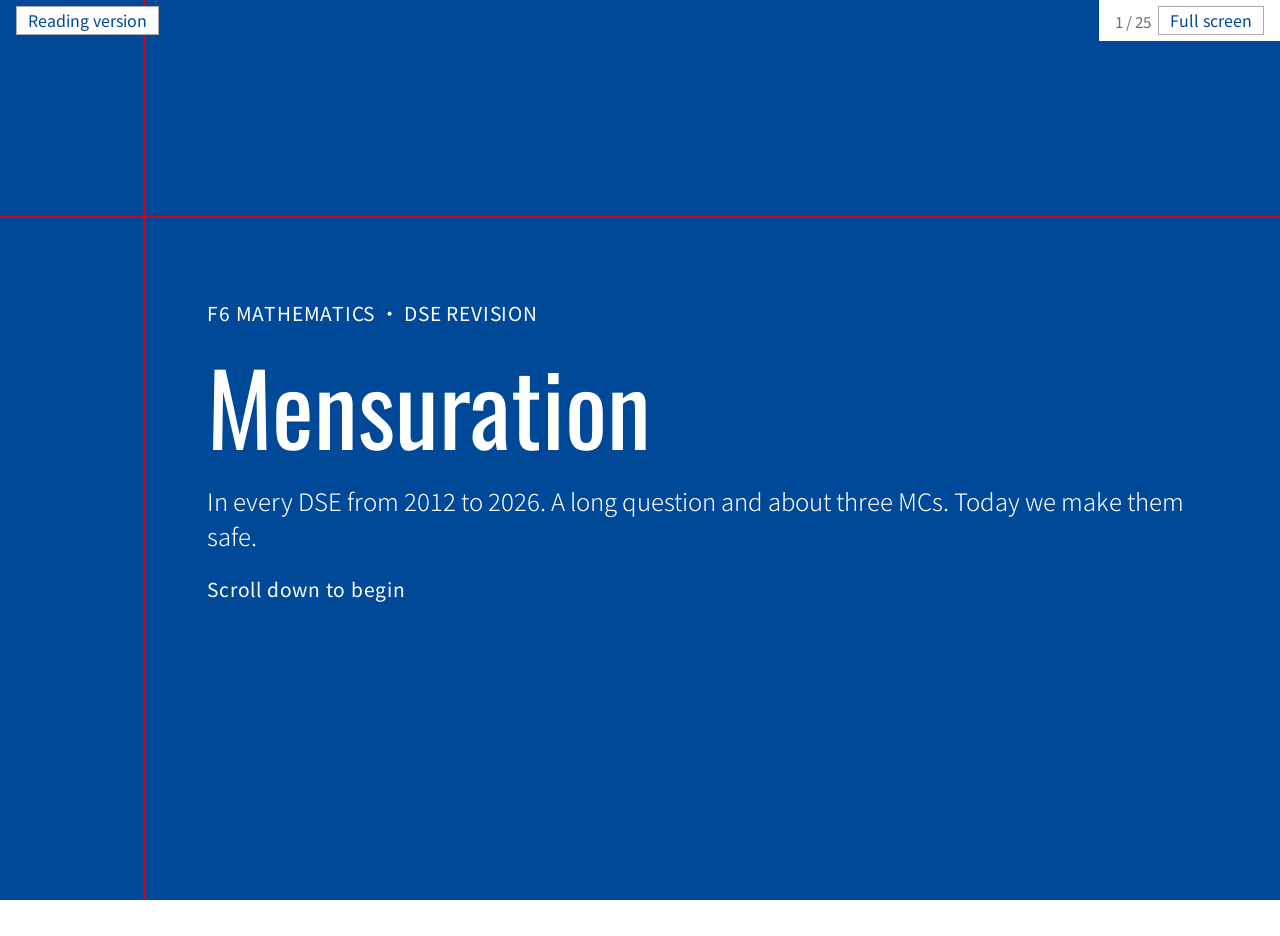
<file: Materials/site/live.html>
<!doctype html>
<html lang="en">
<head>
<meta charset="utf-8">
<meta name="viewport" content="width=device-width, initial-scale=1">
<title>Mensuration Revision Live</title>
<link rel="stylesheet" href="css/fonts.css">
<link rel="stylesheet" href="vendor/katex/katex.min.css">
<link rel="stylesheet" href="live/live.css">
<style>
/* Styles for this lesson only. */
.foot .where { font-size: 1rem; font-weight: 400; color: var(--ink-muted); letter-spacing: .04em; white-space: nowrap; }
.eq { font-size: 2rem; line-height: 1.5; }
.eq.sm { font-size: 1.6rem; }
.lbl { font-family: var(--font-display); color: var(--blue); font-size: 1.5rem; letter-spacing: .02em; }
.tag { display: inline-block; font-family: var(--font-display); color: var(--blue); border: 0.07rem solid var(--blue); padding: 0 .6rem; font-size: 1.1rem; margin-right: .6rem; vertical-align: middle; }
.blue .tag { color: var(--white); border-color: var(--white); }
.tag.own { display: table; margin: 0 0 .7rem; }   /* the source tag sits on its own row above the question */
.m .katex { white-space: nowrap; }                /* a piece of maths never breaks across two lines */
.q { font-size: 1.9rem; line-height: 1.5; max-width: 62rem; }
.opts { display: flex; gap: 1rem; flex-wrap: wrap; }
.opts .btn { font-size: 1.6rem; min-width: 9rem; text-align: left; }
.opts .btn b { font-family: var(--font-display); font-weight: 400; margin-right: .6rem; }

/* Scheme lines: working on the left, marks on the right */
.ms { display: grid; grid-template-columns: 1fr 7rem; column-gap: 2rem; row-gap: .35rem; align-items: baseline; font-size: 1.5rem; }
.ms .mk { text-align: right; color: var(--blue); font-family: var(--font-display); font-size: 1.4rem; }
.ms .part { grid-column: 1 / -1; font-family: var(--font-display); color: var(--blue); font-size: 1.5rem; margin-top: .3rem; }
.cols2 { display: grid; grid-template-columns: 1.15fr 1fr; gap: 3rem; align-items: start; }
.cols2 .ms { grid-template-columns: 1fr 4.5rem; column-gap: 1rem; }

/* A problem beside its figure */
.withfig { display: grid; grid-template-columns: minmax(0, 1fr) 24rem; gap: 2.5rem; align-items: center; }
.withfig > div { display: flex; flex-direction: column; gap: 1rem; }
.withfig .q { font-size: 1.6rem; }
.withfig .big { font-size: 2.6rem; }
.withfig .node { padding-top: .6rem; }
.withfig .node h3 { font-size: 1.9rem; }
.fig { width: 24rem; height: 20.8rem; }
.fig text { font-size: 30px; }
.fig .it { font-style: italic; font-family: "Times New Roman", serif; }

/* Tables */
.tbl { font-size: 1.5rem; }
.tbl td, .tbl th { text-align: left; padding: .5rem .8rem; vertical-align: top; }
.tbl th { font-size: 1.2rem; }
.tbl td.big { font-family: var(--font-display); font-size: 2.2rem; color: var(--blue); width: 5rem; }

/* The k, k^2, k^3 rule */
.rule3 { display: grid; grid-template-columns: repeat(3, 1fr); gap: 1.2rem; }
.rule3 .node .n { font-size: 2.6rem; }
.rule3 .node h3 { font-size: 1.7rem; margin: .1rem 0; }

/* Column chart of marks per year */
#marks { height: 15rem; }
#marks text { font-size: 20px; }
.blue #marks text { fill: var(--white); }
.total { display: flex; align-items: baseline; gap: 1.4rem; }
.total .count { font-size: 6rem; }

.blue .display { color: var(--white); }
.list { margin: 0; padding-left: 1.2em; display: flex; flex-direction: column; gap: .5rem; font-size: 1.5rem; }
.list .tag.own { margin-bottom: .15rem; }
.traps .row { grid-template-columns: 4rem 1fr; padding: .7rem 0; }
.traps .who { font-size: 1.6rem; }
.kval { display: inline-block; width: 6.5rem; font-variant-numeric: tabular-nums; }
</style>
</head>
<body data-reading="index.html">

<!-- 1. Title -->
<section class="scene blue title">
  <span class="cross-v"></span><span class="cross-h"></span>
  <div class="body">
    <p class="kicker in" style="--i:5">F6 MATHEMATICS · DSE REVISION</p>
    <h1 class="display huge in" style="--i:7">Mensuration</h1>
    <p class="in" style="--i:9">In every DSE from 2012 to 2026. A long question and about three MCs. Today we make them safe.</p>
    <p class="kicker in" style="--i:14">Scroll down to begin</p>
  </div>
  <div class="foot bare"><h2></h2></div>
</section>

<!-- 2. Reveal: Paper 1 marks per year -->
<section class="scene blue" data-enter="marks">
  <div class="body">
    <p class="kicker in" style="--i:1">PAPER 1 MARKS ON MENSURATION, 2012 TO 2026</p>
    <svg id="marks" class="in" style="--i:2" viewBox="0 0 1000 330" role="img" aria-label="Column chart: Paper 1 mensuration marks in each paper from 2012 to 2026, between 5 and 9 most years and 14 in 2012"></svg>
    <div class="total in" style="--i:3"><span class="count" data-count="114" data-delay="2800">0</span><span>Paper 1 marks in 15 papers, plus about three MCs in Paper 2 every year</span></div>
    <p class="display big" data-step="1">Almost always: one solid changed into another.</p>
  </div>
  <div class="foot"><h2>Every year of the DSE</h2></div>
</section>

<!-- 3. Today -->
<section class="scene">
  <div class="body">
    <p class="display big blue-text in" style="--i:1">Level 5 means not one mark dropped here.</p>
    <div class="cycle in" style="--n:5; --i:2">
      <div class="node"><div class="n">1</div><h3>rule</h3><p>lengths <span class="m">k</span>, areas <span class="m">k^2</span>, volumes <span class="m">k^3</span></p></div>
      <div class="node"><div class="n">5</div><h3>MC shapes</h3><p>every recent Paper 2 question</p></div>
      <div class="node"><div class="n">5</div><h3>ways in</h3><p>the first line of Paper 1</p></div>
      <div class="node"><div class="n">1</div><h3>method</h3><p>for every claim, "similar?" and "overflow?"</p></div>
      <div class="node"><div class="n">3</div><h3>twists</h3><p>the 2020, 2023 and 2024 Level 5 parts</p></div>
    </div>
  </div>
  <div class="foot"><span class="where">F6 Mathematics · Mensuration</span><h2>Today</h2></div>
</section>

<!-- 4. The one rule, with similar cones growing -->
<section class="scene" data-enter="grow">
  <div class="body">
    <div class="withfig">
      <div>
        <p class="display big blue-text in" style="--i:1">Similar solids: one number, <span class="m">k</span>.</p>
        <p class="in" style="--i:2">Every length is multiplied by <span class="m">k</span>. <span class="lbl">k =</span> <span class="lbl kval" id="kNow">1.00</span></p>
        <div class="rule3">
          <div class="node" data-step="1"><div class="n"><span class="m">k</span></div><h3>lengths</h3><p>radius, height, slant height</p></div>
          <div class="node" data-step="2"><div class="n"><span class="m">k^2</span></div><h3>areas</h3><p>base, curved, total</p></div>
          <div class="node" data-step="3"><div class="n"><span class="m">k^3</span></div><h3>volumes</h3><p>and masses</p></div>
        </div>
        <p class="note" data-step="3">Square-root an area ratio, cube-root a volume ratio.</p>
      </div>
      <svg id="growFig" class="fig in" style="--i:2" viewBox="0 0 600 520" role="img" aria-label="A small cone and a similar cone growing to twice its size"></svg>
    </div>
  </div>
  <div class="foot"><span class="where">F6 Mathematics · Mensuration</span><h2>1 | The one rule</h2></div>
</section>

<!-- 5. Commit: 2017 area to volume -->
<section class="scene">
  <div class="body">
    <p class="in" style="--i:1"><span class="tag own">2017 P1 Q12</span>A prism is melted and recast into two <strong>similar</strong> pyramids. The ratio of their base areas is <span class="m">4 : 9</span>.</p>
    <p class="display big blue-text in" style="--i:2">What is the ratio of their volumes?</p>
    <div class="btns choice opts in" style="--i:3"><button class="btn"><span class="m">4 : 9</span></button><button class="btn"><span class="m">8 : 27</span></button><button class="btn"><span class="m">16 : 81</span></button></div>
    <p class="note" data-step="1">The next screen shows the answer. Has everyone chosen?</p>
  </div>
  <div class="foot"><span class="where">F6 Mathematics · Mensuration</span><h2>1 | The one rule</h2></div>
</section>

<!-- 6. Reveal: 8 : 27 -->
<section class="scene blue">
  <div class="body">
    <p class="count in" style="--i:1">8 : 27</p>
    <p class="display big in" style="--i:2">Areas <span class="m">4 : 9</span>, so <span class="m">k = \sqrt{\tfrac49} = \tfrac23</span>, so volumes <span class="m">k^3 = \tfrac{8}{27}</span>.</p>
    <p class="in" style="--i:3">2017 then reads <span class="m">V + \tfrac{8}{27}V = 1680</span>, so the larger pyramid is <span class="m">1296\text{ cm}^3</span>.</p>
  </div>
  <div class="foot"><h2>1 | The one rule</h2></div>
</section>

<!-- 7. Paper 2: five shapes -->
<section class="scene">
  <div class="body">
    <p class="display big blue-text in" style="--i:1">Paper 2: five MC shapes.</p>
    <div class="cycle" style="--n:5">
      <div class="node" data-step="1"><div class="n">A</div><h3>Sector</h3><p>Area <span class="m">= \tfrac12 r\ell</span>; perimeter <span class="m">= 2r + \ell</span>. 8 papers</p></div>
      <div class="node" data-step="2"><div class="n">B</div><h3>Segment</h3><p>Sector ± triangle. 2012, 2013, 2022, 2023</p></div>
      <div class="node" data-step="3"><div class="n">C</div><h3>One solid</h3><p>Pythagoras first, then the formula. 7 papers</p></div>
      <div class="node" data-step="4"><div class="n">D</div><h3>Letters</h3><p>Find <span class="m">\pi a^2 b</span>, never <span class="m">a</span>, <span class="m">b</span>. 2017, 2020–2025</p></div>
      <div class="node" data-step="5"><div class="n">E</div><h3>Area ratios</h3><p>Similar triangles, then same heights. 14 of 15 papers</p></div>
    </div>
  </div>
  <div class="foot"><span class="where">F6 Mathematics · Mensuration</span><h2>2 | Paper 2</h2></div>
</section>

<!-- 8. Problem: 2026 P2 Q16, a sector opening -->
<section class="scene" data-enter="sector">
  <div class="body">
    <div class="withfig">
      <div>
        <p class="in" style="--i:1"><span class="tag">2026 P2 Q16</span><button class="timer" data-sec="75" style="display:inline-block;margin:0"></button></p>
        <p class="q in" style="--i:2">The perimeter and the area of a sector are <span class="m">k\text{ cm}</span> and <span class="m">3k\text{ cm}^2</span> respectively. If the radius of the sector is <span class="m">14\text{ cm}</span>, then the arc length of the sector is</p>
        <div class="btns choice opts in" style="--i:3"><button class="btn"><b>A</b><span class="m">19\text{ cm}</span></button><button class="btn"><b>B</b><span class="m">21\text{ cm}</span></button><button class="btn"><b>C</b><span class="m">28\text{ cm}</span></button><button class="btn"><b>D</b><span class="m">49\text{ cm}</span></button></div>
        <p class="note" data-step="1">No angle is given. The next screen shows the answer. Has everyone chosen?</p>
      </div>
      <svg id="sectorFig" class="fig in" style="--i:2" viewBox="0 0 600 520" role="img" aria-label="A sector of radius 14 cm opening, with its arc and two radii"></svg>
    </div>
  </div>
  <div class="foot"><span class="where">F6 Mathematics · Mensuration</span><h2>2 | Shape A</h2></div>
</section>

<!-- 9. Reveal: 21 -->
<section class="scene">
  <div class="body">
    <p class="display big blue-text in" style="--i:1">Skip the angle: area <span class="m">= \tfrac12 r\ell</span>.</p>
    <div class="eq" data-step="1">Area: <span class="m">\tfrac12(14)\ell = 3k \implies k = \tfrac73\ell</span></div>
    <div class="eq" data-step="2">Perimeter: <span class="m">28 + \ell = k = \tfrac73\ell</span></div>
    <div class="eq" data-step="3"><span class="m">\tfrac43\ell = 28 \implies \ell = 21</span> &nbsp;<span class="tag">B</span></div>
    <p class="note" data-step="3">49 is <span class="m">k</span>, the perimeter: the arc plus <strong>two</strong> radii.</p>
  </div>
  <div class="foot"><span class="where">F6 Mathematics · Mensuration</span><h2>2 | Shape A</h2></div>
</section>

<!-- 10. Work: worksheet A1-A4 -->
<section class="scene">
  <div class="body">
    <div class="row in" style="--i:1"><div><div class="who">Alone</div><button class="timer" data-sec="300"></button></div><p>Worksheet <strong>A1 to A4</strong>: sectors, a segment, a pyramid. About 75 seconds each, as in the exam.</p></div>
    <div class="row in" style="--i:2"><div><div class="who">Check</div></div><p>Before you choose: perimeter or arc? Height or slant height? Major or minor?</p></div>
    <p class="note" data-step="1">The next screen shows the answers. Has everyone circled four letters?</p>
  </div>
  <div class="foot"><span class="where">F6 Mathematics · Mensuration</span><h2>2 | Your turn</h2></div>
</section>

<!-- 11. Reveal: A1-A4 -->
<section class="scene">
  <div class="body">
    <table class="tbl">
      <tr><th>Q</th><th>Answer</th><th>The line that gets it</th></tr>
      <tr data-step="1"><td>A1</td><td class="big">B</td><td><span class="m">6\ell = 2k</span> and <span class="m">24 + \ell = k</span>, so <span class="m">\ell = 12</span></td></tr>
      <tr data-step="2"><td>A2</td><td class="big">C</td><td><span class="m">\tfrac{\theta}{360}\pi(18^2 - 12^2) = 30\pi \Rightarrow \theta = 60</span>; III is <span class="m">36 + 6\pi</span></td></tr>
      <tr data-step="3"><td>A3</td><td class="big">D</td><td>minor <span class="m">\approx 198.74 - 60</span>; major <span class="m">= \pi(13^2) - 138.74 \approx 392</span></td></tr>
      <tr data-step="4"><td>A4</td><td class="big">B</td><td>slant <span class="m">\sqrt{15^2 + 8^2} = 17</span>; <span class="m">256 + 4\cdot\tfrac12(16)(17) = 800</span></td></tr>
    </table>
    <p class="note" data-step="4">The wrong options are the slips: arc for perimeter, minor for major, height for slant height.</p>
  </div>
  <div class="foot"><span class="where">F6 Mathematics · Mensuration</span><h2>2 | Answers</h2></div>
</section>

<!-- 12. Problem: which way in? -->
<section class="scene">
  <div class="body">
    <p class="display big blue-text in" style="--i:1">Paper 1: which way in?</p>
    <ol class="list in" style="--i:2">
      <li><span class="tag own">2026</span>A sphere of radius <span class="m">10\text{ cm}</span> is recast into three similar cylinders, <span class="m">r_1 : r_2 : r_3 = 2 : 3 : 5</span>. Volume of <span class="m">Y</span>?</li>
      <li><span class="tag own">2016</span>Milk is <span class="m">12\text{ cm}</span> deep in an inverted cone. After adding <span class="m">444\pi\text{ cm}^3</span> it is <span class="m">16\text{ cm}</span> deep. Final volume?</li>
      <li><span class="tag own">2024</span>A square pyramid, side <span class="m">64</span>, height <span class="m">24</span>, is cut into a frustum <span class="m">X</span> and a pyramid of height <span class="m">18</span>. Volume of <span class="m">X</span>?</li>
      <li><span class="tag own">2021</span>Cone <span class="m">Y</span>: radius <span class="m">10</span>, volume <span class="m">800\pi</span>. Cone <span class="m">Z</span>: radius <span class="m">20</span>, volume <span class="m">2800\pi</span>. Similar?</li>
    </ol>
    <p class="note" data-step="1">Write only the first line for each. The next screen shows them.</p>
  </div>
  <div class="foot"><span class="where">F6 Mathematics · Mensuration</span><h2>3 | Ways in</h2></div>
</section>

<!-- 13. Reveal: the first lines -->
<section class="scene">
  <div class="body">
    <table class="tbl">
      <tr><th></th><th>Way in</th><th>First line (the 1M)</th></tr>
      <tr data-step="1"><td class="big">1</td><td>Volume conserved, then share by <span class="m">k^3</span></td><td><span class="m">\tfrac43\pi(10)^3 \times \dfrac{3^3}{2^3 + 3^3 + 5^3} = 225\pi</span></td></tr>
      <tr data-step="2"><td class="big">2</td><td>The liquid is a similar cone</td><td><span class="m">\dfrac{V - 444\pi}{V} = \left(\dfrac{12}{16}\right)^3 \Rightarrow V = 768\pi</span></td></tr>
      <tr data-step="3"><td class="big">3</td><td>Frustum <span class="m">= V(1 - k^3)</span>, <span class="m">k</span> from the vertex</td><td><span class="m">\tfrac13(64^2)(24)\left[1 - \left(\tfrac{18}{24}\right)^3\right] = 18944</span></td></tr>
      <tr data-step="4"><td class="big">4</td><td>Compare two ratios</td><td><span class="m">\left(\tfrac{10}{20}\right)^3 = \tfrac18</span> but <span class="m">\tfrac{800\pi}{2800\pi} = \tfrac27</span>: not similar</td></tr>
    </table>
    <p class="note" data-step="4">Read what is given. The given information chooses the method.</p>
  </div>
  <div class="foot"><span class="where">F6 Mathematics · Mensuration</span><h2>3 | Ways in</h2></div>
</section>

<!-- 14. Problem: 2020 three equal heights, the cone sliced -->
<section class="scene" data-enter="slice">
  <div class="body">
    <div class="withfig">
      <div>
        <p class="in" style="--i:1"><span class="tag own">2020 P1 Q12</span>A solid cone of height <span class="m">36\text{ cm}</span> and base radius <span class="m">15\text{ cm}</span> is cut into three parts of <strong>equal height</strong> by two planes parallel to its base.</p>
        <p class="display big blue-text in" style="--i:2">What fraction of the cone is the middle part?</p>
        <div class="btns choice opts in" style="--i:3"><button class="btn"><span class="m">\tfrac13</span></button><button class="btn"><span class="m">\tfrac{7}{27}</span></button><button class="btn"><span class="m">\tfrac{8}{27}</span></button><button class="btn"><span class="m">\tfrac{4}{9}</span></button></div>
        <p class="note" data-step="1">The next screen shows the answer. Has everyone chosen?</p>
      </div>
      <svg id="sliceFig" class="fig in" style="--i:2" viewBox="0 0 600 520" role="img" aria-label="A cone cut by two planes into three parts of equal height, the parts drawn apart"></svg>
    </div>
  </div>
  <div class="foot"><span class="where">F6 Mathematics · Mensuration</span><h2>4 | Frustums</h2></div>
</section>

<!-- 15. Reveal: 7/27 -->
<section class="scene">
  <div class="body">
    <p class="display big blue-text in" style="--i:1">Measure every cone from the vertex.</p>
    <div class="eq" data-step="1">Cones of height <span class="m">12, 24, 36</span>: <span class="m">k = \tfrac13, \tfrac23, 1</span>, so volumes <span class="m">1 : 8 : 27</span></div>
    <div class="eq" data-step="2">Middle part <span class="m">= \dfrac{2^3 - 1^3}{3^3} = \dfrac{7}{27}</span> of the cone <span class="m">= \tfrac13\pi(15^2)(36)\cdot\tfrac{7}{27} = 700\pi</span></div>
    <div class="eq" data-step="3">Its curved surface: <span class="m">\pi(15)(39)\cdot\dfrac{2^2 - 1^2}{3^2} = 195\pi</span></div>
    <p class="note" data-step="3">The parts are not equal: equal heights do not mean equal volumes.</p>
  </div>
  <div class="foot"><span class="where">F6 Mathematics · Mensuration</span><h2>4 | Frustums</h2></div>
</section>

<!-- 16. Commit: 2023 fifteen times -->
<section class="scene">
  <div class="body">
    <p class="in" style="--i:1"><span class="tag own">2023 P1 Q14(b)</span>A cone is cut into a small cone <span class="m">X</span> and a frustum <span class="m">Y</span>. The curved surface area of <span class="m">Y</span> is <strong>15 times</strong> that of <span class="m">X</span>.</p>
    <p class="display big blue-text in" style="--i:2">What is the ratio of the height of X to the height of the whole cone?</p>
    <div class="btns choice opts in" style="--i:3"><button class="btn"><span class="m">1 : 15</span></button><button class="btn"><span class="m">1 : \sqrt{15}</span></button><button class="btn"><span class="m">1 : 4</span></button><button class="btn"><span class="m">1 : 16</span></button></div>
    <p class="note" data-step="1">The next screen shows the answer. Has everyone chosen?</p>
  </div>
  <div class="foot"><span class="where">F6 Mathematics · Mensuration</span><h2>5 | Level 5 twist</h2></div>
</section>

<!-- 17. Reveal: 1 : 4 -->
<section class="scene blue">
  <div class="body">
    <p class="count in" style="--i:1">1 : 4</p>
    <p class="display big in" style="--i:2">The whole cone is <span class="m">1 + 15 = 16</span> times <span class="m">X</span>. So <span class="m">k^2 = \tfrac1{16}</span> and <span class="m">k = \tfrac14</span>.</p>
    <p class="in" style="--i:3"><span class="m">V_Y = \tfrac13\pi(14^2)(48)\left(1 - \tfrac1{64}\right) = 3087\pi\text{ cm}^3</span>. Worksheet B3 is the same shape.</p>
  </div>
  <div class="foot"><h2>5 | Level 5 twist</h2></div>
</section>

<!-- 18. Problem: 2018 overflow, the sphere lowered into the vessel -->
<section class="scene" data-enter="drop">
  <div class="body">
    <div class="withfig">
      <div>
        <p class="in" style="--i:1"><span class="tag own">2018 P1 Q14(c)</span>An inverted cone, radius <span class="m">20\text{ cm}</span> and height <span class="m">60\text{ cm}</span>, holds <span class="m">4096\pi\text{ cm}^3</span> of water. A metal sphere of radius <span class="m">14\text{ cm}</span> is put in and totally immersed.</p>
        <p class="display big blue-text in" style="--i:3">Will the water overflow?</p>
        <div class="btns choice opts in" style="--i:4"><button class="btn">Yes</button><button class="btn">No</button></div>
        <p class="note" data-step="1">Decide with numbers, not with the picture. The next screen shows the answer.</p>
      </div>
      <svg id="dropFig" class="fig in" style="--i:2" viewBox="0 0 600 520" role="img" aria-label="An inverted cone holding water, drawn to scale, with a sphere of radius 14 cm being lowered towards the water"></svg>
    </div>
  </div>
  <div class="foot"><span class="where">F6 Mathematics · Mensuration</span><h2>6 | The last part</h2></div>
</section>

<!-- 19. Reveal: the method with its marks -->
<section class="scene">
  <div class="body">
    <p class="display big blue-text in" style="--i:1">Two numbers, one comparison, one sentence.</p>
    <div class="ms">
      <span data-step="1"><span class="lbl">Space left</span>&nbsp; <span class="m">\tfrac13\pi(20^2)(60) - 4096\pi = 3904\pi\text{ cm}^3</span></span><span class="mk" data-step="1">1M</span>
      <span data-step="2"><span class="lbl">Sphere</span>&nbsp; <span class="m">\tfrac43\pi(14^3) = \tfrac{10976}{3}\pi \approx 3658.7\pi\text{ cm}^3</span></span><span class="mk" data-step="2">1M</span>
      <span data-step="3"><span class="lbl">Compare</span>&nbsp; <span class="m">3658.7\pi \lt 3904\pi</span></span><span class="mk" data-step="3"></span>
      <span data-step="4"><span class="lbl">Conclude</span>&nbsp; Thus, the water will <strong>not</strong> overflow.</span><span class="mk" data-step="4">1A f.t.</span>
    </div>
    <p class="note" data-step="4">The same three lines finish every claim: keep <span class="m">\pi</span>, compare in the same units (<span class="m">1\text{ m}^3 = 10^6\text{ cm}^3</span>), then conclude.</p>
  </div>
  <div class="foot"><span class="where">F6 Mathematics · Mensuration</span><h2>6 | The method</h2></div>
</section>

<!-- 20. Work: exam conditions, B2, with the sphere recast -->
<section class="scene" data-enter="recast">
  <div class="body">
    <div class="withfig">
      <div>
        <div class="row in" style="--i:1"><div><div class="who">Alone</div><button class="timer" data-sec="420"></button></div><p>Worksheet <strong>B2</strong>, exam conditions. 8 marks, 7 minutes. No talking, no notes.</p></div>
        <div class="row" data-step="1"><div><div class="who">Swap</div><button class="timer" data-sec="120"></button></div><p>Swap with your neighbour. Mark with the scheme on the next screen: <strong>M</strong> for the method, <strong>A</strong> for the answer.</p></div>
        <p class="note" data-step="2">The next screen shows the marking scheme. Pens down?</p>
      </div>
      <svg id="recastFig" class="fig in" style="--i:2" viewBox="0 0 600 520" role="img" aria-label="A sphere of radius 9 cm melted into three similar cylinders with radii in the ratio 1 to 2 to 3"></svg>
    </div>
  </div>
  <div class="foot"><span class="where">F6 Mathematics · Mensuration</span><h2>7 | Exam conditions</h2></div>
</section>

<!-- 21. Reveal: B2 scheme -->
<section class="scene">
  <div class="body">
    <div class="cols2">
      <div class="ms" style="font-size:1.3rem">
        <span class="part">(a)</span>
        <span data-step="1">Sphere: <span class="m">\tfrac43\pi(9^3) = 972\pi</span></span><span class="mk" data-step="1">1M</span>
        <span data-step="1"><span class="m">V_Y = 972\pi \times \dfrac{2^3}{1^3 + 2^3 + 3^3} = 216\pi\text{ cm}^3</span></span><span class="mk" data-step="1">1M + 1A</span>
        <span class="part" data-step="2">(b)(i)</span>
        <span data-step="2"><span class="m">\pi r_2^2(24) = 216\pi</span></span><span class="mk" data-step="2">1M</span>
        <span data-step="2"><span class="m">r_2 = 3</span></span><span class="mk" data-step="2">1A</span>
      </div>
      <div class="ms" style="font-size:1.3rem">
        <span class="part" data-step="3">(b)(ii)</span>
        <span data-step="3">TSA of <span class="m">Y = 2\pi(3^2) + 2\pi(3)(24) = 162\pi</span></span><span class="mk" data-step="3"></span>
        <span data-step="3">TSA of <span class="m">Z = 162\pi\left(\tfrac32\right)^2 = 364.5\pi</span></span><span class="mk" data-step="3">1M</span>
        <span data-step="4">Sphere: <span class="m">4\pi(9^2) = 324\pi \lt 364.5\pi</span></span><span class="mk" data-step="4">1M</span>
        <span data-step="4">Thus, the claim is agreed.</span><span class="mk" data-step="4">1A f.t.</span>
        <span class="note" style="grid-column:1/-1" data-step="4">Lost the last mark? Check that both numbers and the sentence are there.</span>
      </div>
    </div>
  </div>
  <div class="foot"><span class="where">F6 Mathematics · Mensuration</span><h2>7 | Marking scheme</h2></div>
</section>

<!-- 22. The similarity test -->
<section class="scene">
  <div class="body">
    <p class="in" style="--i:1"><span class="tag own">2024 P1 Q13(b)</span>Frustum <span class="m">X</span>: height <span class="m">6</span>, TSA <span class="m">8640</span>. Frustum <span class="m">Z</span>: height <span class="m">3</span>, TSA <span class="m">960</span>. Are <span class="m">X</span> and <span class="m">Z</span> similar?</p>
    <div class="eq sm" data-step="1"><span class="m">\left(\dfrac{\text{height of } X}{\text{height of } Z}\right)^2 = \left(\dfrac63\right)^2 = 4</span></div>
    <div class="eq sm" data-step="2"><span class="m">\dfrac{\text{TSA of } X}{\text{TSA of } Z} = \dfrac{8640}{960} = 9</span></div>
    <div class="eq sm" data-step="3">Since <span class="m">9 \ne 4</span>, <span class="m">X</span> and <span class="m">Z</span> are not similar.</div>
    <p class="note" data-step="3">One pair of ratios that disagree proves "not similar". In all four recent "similar?" parts the answer was no.</p>
  </div>
  <div class="foot"><span class="where">F6 Mathematics · Mensuration</span><h2>6 | Similar?</h2></div>
</section>

<!-- 23. Trap gallery -->
<section class="scene">
  <div class="body traps">
    <p class="display big blue-text in" style="--i:1; font-size:2.8rem">Six ways to lose a mark you earned.</p>
    <div class="row" data-step="1"><div class="who">1</div><p>Areas <span class="m">4 : 9</span> give volumes <span class="m">8 : 27</span>. <strong>Go through <span class="m">k</span>.</strong> (2017, 2022)</p></div>
    <div class="row" data-step="2"><div class="who">2</div><p><span class="m">k</span> is measured <strong>from the vertex</strong>, not with the frustum's own height. (2014, 2024)</p></div>
    <div class="row" data-step="3"><div class="who">3</div><p>15 times the small cone means the whole is <strong>16 parts</strong>. (2023)</p></div>
    <div class="row" data-step="4"><div class="who">4</div><p><strong>Slant height</strong> in <span class="m">\pi r\ell</span> and on a pyramid's faces, not the height.</p></div>
    <div class="row" data-step="5"><div class="who">5</div><p><strong>Total</strong> means every face: both circles of a frustum (2025), the flat face of a hemisphere.</p></div>
    <div class="row" data-step="6"><div class="who">6</div><p>No comparison and sentence, <strong>no 1A</strong>. "Thus, the claim is disagreed."</p></div>
  </div>
  <div class="foot"><span class="where">F6 Mathematics · Mensuration</span><h2>8 | Traps</h2></div>
</section>

<!-- 24. Exit ticket -->
<section class="scene">
  <div class="body">
    <p class="in" style="--i:1"><span class="tag">Exit ticket</span><button class="timer" data-sec="90" style="display:inline-block;margin:0"></button></p>
    <p class="q in" style="--i:2">Two solid cones are similar. The ratio of their curved surface areas is <span class="m">9 : 16</span>. If the volume of the smaller cone is <span class="m">54\pi\text{ cm}^3</span>, then the volume of the larger cone is</p>
    <div class="btns choice opts in" style="--i:3"><button class="btn"><b>A</b><span class="m">72\pi\text{ cm}^3</span></button><button class="btn"><b>B</b><span class="m">96\pi\text{ cm}^3</span></button><button class="btn"><b>C</b><span class="m">128\pi\text{ cm}^3</span></button><button class="btn"><b>D</b><span class="m">216\pi\text{ cm}^3</span></button></div>
    <p class="note" data-step="1">On a slip of paper: your letter and the one line that got it. The next screen shows the answer.</p>
  </div>
  <div class="foot"><span class="where">F6 Mathematics · Mensuration</span><h2>9 | Exit ticket</h2></div>
</section>

<!-- 25. Reveal and homework -->
<section class="scene blue">
  <div class="body">
    <p class="in" style="--i:1"><span class="tag">C</span><span class="m">k = \sqrt{\tfrac{16}{9}} = \tfrac43</span>, so the larger cone is <span class="m">54\pi \times \left(\tfrac43\right)^3 = 128\pi\text{ cm}^3</span></p>
    <p class="display big in" style="--i:2">Homework: the rest of the worksheet.</p>
    <p class="in" style="--i:3">A5 to A8 at 75 seconds each. B1, B3 to B6 at one minute per mark, on foolscap. Revise from the notes and the drill on the reading page.</p>
  </div>
  <div class="foot"><h2>Mensuration: done</h2></div>
</section>

<script src="vendor/katex/katex.min.js"></script>
<script src="js/math.js"></script>
<script src="live/live.js"></script>
<script>
/* Drawing helpers for solids: outlines in ink, hidden edges dashed, liquids and highlights in light blue. */
var Solid = (function () {
  var RY = 0.26;                                                    // ellipse depth / radius
  function line(attrs) { return Live.svg("path", Object.assign({ fill: "none", stroke: Live.color.ink, "stroke-width": 3 }, attrs)); }
  function half(cx, cy, rx, front) { var ry = rx * RY; return "M" + (cx - rx) + " " + cy + " A" + rx + " " + ry + " 0 0 " + (front ? 0 : 1) + " " + (cx + rx) + " " + cy; }
  function ellipse(cx, cy, rx) { var ry = rx * RY; return "M" + (cx - rx) + " " + cy + " a" + rx + " " + ry + " 0 1 0 " + 2 * rx + " 0 a" + rx + " " + ry + " 0 1 0 " + -2 * rx + " 0"; }
  /* Upright cone or frustum: bottom circle radius r1 at y1, top radius r2 at y2 (r2 = 0 for a cone). */
  function frustum(g, cx, y1, r1, y2, r2, fill) {
    if (fill) g.appendChild(Live.svg("path", { d: "M" + (cx - r1) + " " + y1 + " L" + (cx - r2) + " " + y2 + " L" + (cx + r2) + " " + y2 + " L" + (cx + r1) + " " + y1 + " A" + r1 + " " + r1 * RY + " 0 0 1 " + (cx - r1) + " " + y1, fill: fill }));
    g.appendChild(line({ d: "M" + (cx - r1) + " " + y1 + " L" + (cx - r2) + " " + y2 + (r2 ? "" : "") + " M" + (cx + r1) + " " + y1 + " L" + (cx + r2) + " " + y2 }));
    g.appendChild(line({ d: half(cx, y1, r1, true) }));
    g.appendChild(line({ d: half(cx, y1, r1, false), "stroke-dasharray": "8 7", "stroke-width": 2 }));
    if (r2) g.appendChild(line({ d: ellipse(cx, y2, r2) }));
  }
  function cylinder(g, cx, y1, r, h, fill) {
    if (fill) g.appendChild(Live.svg("path", { d: "M" + (cx - r) + " " + y1 + " V" + (y1 - h) + " H" + (cx + r) + " V" + y1 + " A" + r + " " + r * RY + " 0 0 1 " + (cx - r) + " " + y1, fill: fill }));
    g.appendChild(line({ d: "M" + (cx - r) + " " + y1 + " V" + (y1 - h) + " M" + (cx + r) + " " + y1 + " V" + (y1 - h) }));
    g.appendChild(line({ d: half(cx, y1, r, true) }));
    g.appendChild(line({ d: half(cx, y1, r, false), "stroke-dasharray": "8 7", "stroke-width": 2 }));
    g.appendChild(line({ d: ellipse(cx, y1 - h, r) }));
  }
  function sphere(g, cx, cy, r, fill) {
    g.appendChild(Live.svg("circle", { cx: cx, cy: cy, r: r, fill: fill || "none", stroke: Live.color.ink, "stroke-width": 3 }));
    g.appendChild(line({ d: half(cx, cy, r, true), "stroke-width": 2 }));
    g.appendChild(line({ d: half(cx, cy, r, false), "stroke-dasharray": "8 7", "stroke-width": 2 }));
  }
  function text(g, x, y, t, cls, anchor) { g.appendChild(Live.svg("text", { x: x, y: y, "text-anchor": anchor || "middle", class: cls || "" }, t)); }
  function clear(g) { while (g.firstChild) g.removeChild(g.firstChild); }
  return { RY: RY, line: line, half: half, ellipse: ellipse, frustum: frustum, cylinder: cylinder, sphere: sphere, text: text, clear: clear };
})();
var WASH = "rgba(0, 72, 152, 0.14)";

/* Scene 2: Paper 1 marks per year, columns growing one after another. */
(function () {
  var data = [[2012, 14], [2013, 7], [2014, 8], [2015, 5], [2016, 6], [2017, 7], [2018, 9], [2019, 5], [2020, 6], [2021, 8], [2022, 7], [2023, 8], [2024, 7], [2025, 9], [2026, 8]];
  var svg = document.getElementById("marks"), base = 290, H = 17, W = 40, gap = 64, x0 = 22, cols = [], vals = [];
  svg.appendChild(Live.svg("line", { x1: 10, x2: 990, y1: base, y2: base, stroke: "#ffffff", "stroke-width": 2 }));
  data.forEach(function (d, i) {
    var x = x0 + i * gap;
    var r = Live.svg("rect", { x: x, y: base, width: W, height: 0, fill: "#ffffff" });
    var v = Live.svg("text", { x: x + W / 2, y: base - 8, "text-anchor": "middle", style: "opacity:0;font-size:24px" }, String(d[1]));
    var y = Live.svg("text", { x: x + W / 2, y: base + 30, "text-anchor": "middle" }, String(d[0]));
    svg.appendChild(r); svg.appendChild(v); svg.appendChild(y); cols.push(r); vals.push(v);
  });
  Live.onEnter("marks", function (alive) {
    cols.forEach(function (r) { r.setAttribute("y", base); r.setAttribute("height", 0); });
    vals.forEach(function (v) { v.style.opacity = 0; });
    Live.wait(700, alive).then(function grow(i) {
      i = i || 0;
      if (i >= data.length || !alive()) return;
      var h = data[i][1] * H;
      return Live.tween(200, function (p) {
        var e = Live.ease(p);
        cols[i].setAttribute("y", base - h * e); cols[i].setAttribute("height", h * e);
        vals[i].setAttribute("y", base - h * e - 10); vals[i].style.opacity = e;
      }, alive).then(function () { return grow(i + 1); });
    });
  });
})();

/* Scene 4: a cone (radius 3, height 4 units) and a similar cone growing from k = 1 to k = 2. */
(function () {
  var svg = document.getElementById("growFig"), g = Live.svg("g", {}), kNow = document.getElementById("kNow"), U = 50;
  svg.appendChild(g);
  function draw(k) {
    Solid.clear(g);
    Solid.frustum(g, 120, 470, 1.5 * U, 470 - 2 * U, 0, WASH);           // the original, fixed
    Solid.text(g, 120, 505, "k = 1", "muted");
    Solid.frustum(g, 400, 470, 1.5 * U * k, 470 - 2 * U * k, 0);          // the similar cone
    Solid.text(g, 400, 505, "k = " + k.toFixed(2));
    kNow.textContent = k.toFixed(2);
  }
  draw(1);
  Live.onEnter("grow", function (alive) {
    draw(1);
    Live.wait(1200, alive).then(function () {
      return Live.tween(2600, function (p) { draw(1 + Live.ease(p)); }, alive);
    });
  });
})();

/* Scene 8: a sector of radius 14 opening to its real angle (arc 21 cm, so 85.9 degrees). */
(function () {
  var svg = document.getElementById("sectorFig"), g = Live.svg("g", {}), R = 330, O = [140, 420], TH = 21 / 14 * 180 / Math.PI;
  svg.appendChild(g);
  function pt(deg) { var a = deg * Math.PI / 180; return [O[0] + R * Math.cos(a), O[1] - R * Math.sin(a)]; }
  function draw(deg) {
    Solid.clear(g);
    var A = pt(0), B = pt(deg);
    g.appendChild(Live.svg("path", { d: "M" + O + " L" + A + " A" + R + " " + R + " 0 0 0 " + B + " Z", fill: WASH }));
    g.appendChild(Solid.line({ d: "M" + B + " L" + O + " L" + A }));
    g.appendChild(Solid.line({ d: "M" + A + " A" + R + " " + R + " 0 0 0 " + B, stroke: Live.color.blue, "stroke-width": 6 }));
    Solid.text(g, O[0] + R / 2, O[1] + 34, "14 cm");
    var M = pt(deg / 2);
    if (deg > 20) Solid.text(g, M[0] + 34, M[1] - 6, "ℓ", "it");
  }
  draw(0);
  Live.onEnter("sector", function (alive) {
    draw(0);
    Live.wait(900, alive).then(function () { return Live.tween(2200, function (p) { draw(TH * Live.ease(p)); }, alive); });
  });
})();

/* Scene 14: a cone of height 36 and radius 15, cut at heights 12 and 24 from the vertex; the parts move apart. */
(function () {
  var svg = document.getElementById("sliceFig"), g = Live.svg("g", {}), U = 11, cx = 300, base = 480, H = 36 * U, R = 15 * U;
  svg.appendChild(g);
  function rAt(fromVertex) { return R * fromVertex / 36; }
  function draw(s) {                                            // s = 0 whole, 1 fully apart
    Solid.clear(g);
    var gap = 34 * s, yb = base, y1 = base - 12 * U, y2 = base - 24 * U, yt = base - H;
    Solid.frustum(g, cx, yb, R, y1, rAt(24));                                   // bottom part
    Solid.frustum(g, cx, y1 - gap, rAt(24), y2 - gap, rAt(12), WASH);            // middle part, lightly filled
    Solid.frustum(g, cx, y2 - 2 * gap, rAt(12), yt - 2 * gap, 0);               // top cone
    Solid.text(g, cx + R + 18, yb - 6 * U, "12 cm", "muted", "start");
    Solid.text(g, cx + R + 18, y1 - gap - 6 * U, "12 cm", "muted", "start");
    Solid.text(g, cx + R + 18, y2 - 2 * gap - 6 * U, "12 cm", "muted", "start");
  }
  draw(0);
  Live.onEnter("slice", function (alive) {
    draw(0);
    Live.wait(1300, alive).then(function () { return Live.tween(1600, function (p) { draw(Live.ease(p)); }, alive); });
  });
})();

/* Scene 18: inverted cone r 20, h 60, water 48 cm deep (to scale); a sphere of radius 14 lowered to the surface. */
(function () {
  var svg = document.getElementById("dropFig"), g = Live.svg("g", {}), U = 5.2, cx = 300, apex = 515, top = apex - 60 * U, R = 20 * U;
  svg.appendChild(g);
  var wy = apex - 48 * U, wr = 16 * U, s = 14 * U;
  function draw(p) {                                            // p = 0 sphere above, 1 sphere resting on the water
    Solid.clear(g);
    g.appendChild(Live.svg("path", { d: "M" + (cx - wr) + " " + wy + " L" + cx + " " + apex + " L" + (cx + wr) + " " + wy + " Z", fill: WASH }));
    g.appendChild(Solid.line({ d: Solid.ellipse(cx, wy, wr), stroke: Live.color.blue, "stroke-width": 2 }));
    g.appendChild(Solid.line({ d: "M" + (cx - R) + " " + top + " L" + cx + " " + apex + " L" + (cx + R) + " " + top }));
    g.appendChild(Solid.line({ d: Solid.ellipse(cx, top, R) }));
    var cy = (top - s - 10) + (wy - s - (top - s - 10)) * p;
    Solid.sphere(g, cx, cy, s);
    Solid.text(g, cx + R + 14, top + 10, "r = 20", "muted", "start");
    Solid.text(g, cx + wr + 20, wy + 60, "depth 48", "muted", "start");
  }
  draw(0);
  Live.onEnter("drop", function (alive) {
    draw(0);
    Live.wait(1000, alive).then(function () { return Live.tween(2400, function (p) { draw(Live.ease(p)); }, alive); });
  });
})();

/* Scene 20: a sphere of radius 9 recast into three similar cylinders, radii 1.5, 3, 4.5 and heights 12, 24, 36 (to scale). */
(function () {
  var svg = document.getElementById("recastFig"), g = Live.svg("g", {}), U = 9, base = 480;
  svg.appendChild(g);
  var cyl = [[95, 1.5, 12, "X"], [235, 3, 24, "Y"], [440, 4.5, 36, "Z"]];
  function draw(p) {                                            // p = 0 sphere, 1 cylinders
    Solid.clear(g);
    var sr = 9 * U * Math.cbrt(Math.max(0, 1 - p));
    if (sr > 1) Solid.sphere(g, 300, 150, sr, WASH);
    cyl.forEach(function (c) {
      var h = c[2] * U * p;
      if (h > 1) Solid.cylinder(g, c[0], base, c[1] * U, h, WASH);
      if (p > 0.95) Solid.text(g, c[0], base + 34, c[3], "it");
    });
  }
  draw(0);
  Live.onEnter("recast", function (alive) {
    draw(0);
    Live.wait(1400, alive).then(function () { return Live.tween(3000, function (p) { draw(p); }, alive); });
  });
})();
</script>
</body>
</html>
</file>
<file: Materials/site/css/fonts.css>
/* Self-hosted fonts (Latin subset, variable weight) — no requests to Google.
   Oswald and Noto Sans HK are © their authors, licensed under the SIL Open Font License 1.1
   (see vendor/fonts/OFL-*.txt). */
@font-face {
  font-family: 'Oswald';
  font-style: normal;
  font-weight: 200 700;
  font-display: swap;
  src: url(../vendor/fonts/Oswald-latin.woff2) format('woff2');
  unicode-range: U+0000-00FF, U+0131, U+0152-0153, U+02BB-02BC, U+02C6, U+02DA, U+02DC, U+0304, U+0308, U+0329, U+2000-206F, U+20AC, U+2122, U+2191, U+2193, U+2212, U+2215, U+FEFF, U+FFFD;
}
@font-face {
  font-family: 'Noto Sans HK';
  font-style: normal;
  font-weight: 100 900;
  font-display: swap;
  src: url(../vendor/fonts/NotoSansHK-latin.woff2) format('woff2');
  unicode-range: U+0000-00FF, U+0131, U+0152-0153, U+02BB-02BC, U+02C6, U+02DA, U+02DC, U+0304, U+0308, U+0329, U+2000-206F, U+20AC, U+2122, U+2191, U+2193, U+2212, U+2215, U+FEFF, U+FFFD;
}
/* ∠ △ ≅ in ordinary text (reasons, drop-downs, buttons, hints, traps). The text fonts above have no
   such glyphs, so the browser used to borrow them from a system font, where △ is tiny. These faces
   take just these three characters from KaTeX's maths font (already on the site, MIT licence), so
   they look the same as in the maths. size-adjust brings them up to the text's size. */
@font-face {
  font-family: 'Noto Sans HK';
  font-style: normal;
  font-weight: 100 900;
  font-display: swap;
  src: url(../vendor/katex/fonts/KaTeX_Main-Regular.woff2) format('woff2');
  unicode-range: U+2220, U+2245, U+25B3;
  size-adjust: 112%;
}
@font-face {
  font-family: 'Oswald';
  font-style: normal;
  font-weight: 200 700;
  font-display: swap;
  src: url(../vendor/katex/fonts/KaTeX_Main-Regular.woff2) format('woff2');
  unicode-range: U+2220, U+2245, U+25B3;
  size-adjust: 112%;
}
</file>
<file: Materials/site/live/live.css>
/* Live lesson engine: styles.
   Look: the WYHK presentation slide. A blue field for titles and reveals; white content
   scenes with a red rule near the foot and the Oswald heading right-aligned beneath it.
   To use another identity, change only the tokens in :root and the @font-face block. */

:root {
  color-scheme: light;
  --blue: #004898;      /* fields, headings, data */
  --red: #d7000f;       /* lines only: rules, frames, the model line in a chart */
  --white: #ffffff;
  --ink: #231f20;
  --ink-muted: #6d6e71;
  --frame: #a7a9ac;
  --font-sans: "Noto Sans HK", "Microsoft JhengHei", sans-serif;
  --font-serif: Georgia, "Times New Roman", serif;
  --font-display: Oswald, "Arial Narrow", sans-serif;
  --ease: cubic-bezier(.2, .7, .2, 1);
}

* { box-sizing: border-box; border-radius: 0; }
/* One rem is sized from the screen, so a 1920 x 1080 television gets about 24px. */
html { font-size: clamp(11px, min(1.25vw, 2.2vh), 44px); height: 100%; }
body { margin: 0; height: 100%; overflow: hidden; background: var(--white); color: var(--ink); font-family: var(--font-sans); font-weight: 300; line-height: 1.45; }
strong { font-weight: 500; }
button { font: inherit; color: inherit; cursor: pointer; }
a { color: var(--blue); }
:focus-visible { outline: 0.15rem solid var(--red); outline-offset: 0.15rem; }

/* ---------- Scenes ---------- */
.scene {
  position: absolute; inset: 0; display: grid; grid-template-rows: 1fr auto;
  padding: 2.5rem 5rem 0; background: var(--white);
  opacity: 0; visibility: hidden; transform: translateY(4%);   /* scenes move up, as the page is scrolled */
  transition: opacity .7s var(--ease), transform .7s var(--ease), visibility 0s .7s;
}
.scene.past { transform: translateY(-4%); }
.scene.active { opacity: 1; visibility: visible; transform: none; transition-delay: 0s; }
.scene.blue { background: var(--blue); color: var(--white); }
.body { display: flex; flex-direction: column; justify-content: center; gap: 1.4rem; min-height: 0; font-size: 1.5rem; }
.body > * { margin: 0; }

/* Foot: red rule, heading right-aligned beneath it. The signature goes on white scenes only. */
.foot { border-top: 0.14rem solid var(--red); display: flex; justify-content: space-between; align-items: center; gap: 2rem; height: 6rem; }
.foot h2 { margin: 0; font-family: var(--font-display); font-weight: 400; font-size: 2.6rem; color: var(--blue); text-align: right; flex: 1; }
.blue .foot h2 { color: var(--white); }
.foot img { width: 11.8rem; min-width: 189px; height: auto; display: block; }
.foot.bare { border-top-color: transparent; }

/* ---------- Entrances ---------- */
/* .in rises when its scene becomes active; --i sets its place in the stagger. */
.in { opacity: 0; transform: translateY(1.2rem); transition: opacity .7s var(--ease), transform .7s var(--ease); }
.active .in { opacity: 1; transform: none; transition-delay: calc(var(--i, 0) * 110ms + 300ms); }
/* data-step="n" appears on the n-th press of Next within the scene. */
[data-step] { opacity: 0; transform: translateY(1.2rem); transition: opacity .6s var(--ease), transform .6s var(--ease); pointer-events: none; }
[data-step].shown { opacity: 1; transform: none; pointer-events: auto; }

/* ---------- Type ---------- */
.display { font-family: var(--font-display); font-weight: 400; line-height: 1.12; }
.huge { font-size: 6.2rem; }
.big { font-size: 3.4rem; line-height: 1.2; }
.kicker { font-size: 1.2rem; font-weight: 400; letter-spacing: .04em; }
.blue-text { color: var(--blue); }
.muted { color: var(--ink-muted); }
.blue .muted { color: var(--white); }
.serif { font-family: var(--font-serif); font-size: 2.3rem; line-height: 1.3; font-weight: 400; }
.serif strong { font-weight: 700; }
.narrow { max-width: 46rem; }
.cap { font-size: .95rem; color: var(--ink-muted); }
.note { border-top: 0.14rem solid var(--red); padding-top: .8rem; font-weight: 400; }

/* ---------- Title scene: the cross drawn as two red lines ---------- */
.scene.title { padding-left: calc(11.2% + 4rem); }
.scene.title .body { padding-top: 6%; }
.cross-v, .cross-h { position: absolute; background: var(--red); }
.cross-v { left: 11.2%; top: 0; width: 0.14rem; height: 0; transition: height 1.4s var(--ease) .2s; }
.cross-h { top: 24%; left: 0; height: 0.14rem; width: 0; transition: width 1.6s var(--ease) .5s; }
.active .cross-v { height: 100%; }
.active .cross-h { width: 100%; }

/* ---------- Task rows with timers ---------- */
.row { display: grid; grid-template-columns: 11rem 1fr; gap: 2rem; align-items: start; padding: 1.1rem 0; border-top: 0.07rem solid var(--frame); }
.row p { margin: 0; }
.who { font-family: var(--font-display); font-size: 1.9rem; color: var(--blue); line-height: 1.2; }
.timer { display: block; margin-top: .5rem; padding: .15rem .7rem; background: var(--white); border: 0.07rem solid var(--blue); color: var(--blue); font-size: 1.15rem; font-weight: 400; font-variant-numeric: tabular-nums; position: relative; min-width: 8rem; text-align: left; }
.timer::after { content: ""; position: absolute; left: 0; bottom: 0; height: 0.2rem; width: calc(var(--left, 1) * 100%); background: var(--blue); transition: width 1s linear; }
.timer.done { border-color: var(--red); color: var(--red); }
.timer.done::after { background: var(--red); width: 100%; }

/* ---------- Buttons ---------- */
.btn { padding: .4rem 1.4rem; background: var(--white); border: 0.07rem solid var(--blue); color: var(--blue); font-weight: 400; font-size: 1.3rem; transition: background .25s, color .25s; }
.btn:hover, .btn.on { background: var(--blue); color: var(--white); }
.btns { display: flex; gap: 1rem; flex-wrap: wrap; align-items: center; }

/* ---------- Drawings and meters ---------- */
svg { display: block; width: 100%; height: auto; overflow: visible; }
svg text { font-family: var(--font-sans); fill: var(--ink); }
/* The meter column has a fixed width: if it sized itself to the changing number, the drawing
   beside it would resize on every frame and the page would shake. */
.split { display: grid; grid-template-columns: minmax(0, 1fr) 22rem; gap: 3rem; align-items: end; }
.meter { white-space: nowrap; font-family: var(--font-display); font-size: 5.5rem; color: var(--blue); font-variant-numeric: tabular-nums; line-height: 1; }
.meter small { font-size: 1.3rem; font-family: var(--font-sans); color: var(--ink-muted); margin-left: .8rem; }

/* ---------- Reveals: counting numbers and growing bars ---------- */
.count { font-family: var(--font-display); font-size: 9rem; line-height: 1; font-variant-numeric: tabular-nums; }
.reveal-row { display: grid; grid-template-columns: 9rem 1fr; gap: 2rem; align-items: center; }
.reveal-row .ev { font-family: var(--font-display); font-size: 2.6rem; }
.bar { height: 2.6rem; display: flex; align-items: center; margin: .35rem 0; white-space: nowrap; }
/* flex: none keeps a bar at its true length; otherwise a long label beside it squeezes it. */
.bar i { display: block; flex: none; height: 100%; width: 0; transition: width 1.8s var(--ease); margin-right: 1rem; }
.bar.est i { border: 0.1rem solid currentColor; }
.bar.rec i { background: currentColor; }
.bar b { font-family: var(--font-display); font-weight: 400; font-size: 2.2rem; font-variant-numeric: tabular-nums; }
.bar span { font-size: 1.1rem; margin-left: .8rem; }

/* ---------- Sequence that loops back (a cycle) ---------- */
.cycle { display: grid; grid-template-columns: repeat(var(--n, 4), 1fr); }
.node { border-top: 0.14rem solid var(--blue); padding: 1rem 1.5rem 0 0; }
.node .n { font-family: var(--font-display); font-size: 4.2rem; color: var(--blue); line-height: 1; }
.node h3 { margin: .3rem 0; font-family: var(--font-display); font-weight: 400; font-size: 2.3rem; color: var(--blue); }
.node p { margin: 0; font-size: 1.25rem; }
.loop { height: 3.2rem; position: relative; margin-top: 1rem; }
.loop i { position: absolute; right: 12%; left: 12%; top: 0; bottom: 0; border: 0.14rem solid var(--red); border-top: 0; clip-path: inset(0 0 0 100%); transition: clip-path 1.6s var(--ease) .2s; }
.loop.shown i { clip-path: inset(0 0 0 0); }
.loop span { position: absolute; left: 50%; bottom: -0.9rem; transform: translateX(-50%); background: var(--white); padding: 0 1rem; font-size: 1.2rem; font-weight: 400; color: var(--ink); }

/* ---------- A document page with a movable red frame ---------- */
.two { display: grid; grid-template-columns: minmax(0, 1.15fr) minmax(0, 1fr); gap: 3rem; align-items: start; min-height: 0; }
.two ol { margin: 0; padding-left: 1.3em; font-size: 1.3rem; display: flex; flex-direction: column; gap: .9rem; }
.stack { display: flex; flex-direction: column; gap: 1.2rem; }
.sheet { border: 0.07rem solid var(--frame); height: 68vh; overflow: auto; position: relative; scroll-behavior: smooth; }
.sheet .page { position: relative; padding: 1.2rem; }
.sheet img { display: block; width: 100%; height: auto; }
.focus { position: absolute; left: 0.9rem; right: 0.6rem; border: 0.18rem solid var(--red); top: 0; height: 0; opacity: 0; transition: top .8s var(--ease), height .8s var(--ease), opacity .5s; pointer-events: none; }

/* ---------- Tables and sliders ---------- */
input[type=range] { width: 100%; accent-color: var(--blue); }
table { border-collapse: collapse; width: 100%; font-size: 1.15rem; font-variant-numeric: tabular-nums; }
th, td { text-align: right; padding: .25rem .6rem; border-bottom: 0.07rem solid var(--frame); }
th:first-child, td:first-child { text-align: left; }
th { color: var(--blue); font-weight: 400; font-size: 1rem; }

/* ---------- Controls and progress (built by live.js) ---------- */
.live-progress { position: fixed; left: 0; bottom: 0; height: 0.3rem; background: var(--red); width: 0; transition: width .7s var(--ease); z-index: 5; }
.live-nav { position: fixed; right: 0; top: 0; padding: .4rem 1rem; background: var(--white); z-index: 6; display: flex; gap: .4rem; align-items: center; font-size: .95rem; font-weight: 400; color: var(--ink-muted); }
.live-nav button { background: var(--white); border: 0.07rem solid var(--frame); color: var(--blue); padding: .1rem .7rem; font-size: 1rem; }
/* the way back to the reading version: a button in the top-left corner */
.live-reading { position: fixed; left: 0; top: 0; z-index: 6; margin: .4rem 1rem; padding: .1rem .7rem; background: var(--white); border: 0.07rem solid var(--frame); color: var(--blue); font-size: 1rem; font-weight: 400; text-decoration: none; }
.live-reading:hover, .live-nav button:hover { border-color: var(--blue); }

/* Small screens: scenes scroll instead of filling the screen. */
@media (max-width: 800px) {
  body { overflow: auto; }
  .scene { padding: 2rem max(16px, env(safe-area-inset-left, 0px)) 0; overflow: auto; }
  .two, .split, .cycle { grid-template-columns: 1fr; }
  .row { grid-template-columns: 1fr; gap: .4rem; }
  .huge { font-size: 4rem; } .count { font-size: 5.5rem; }
}
@media (prefers-reduced-motion: reduce) {
  *, *::before, *::after { transition-duration: .01s !important; transition-delay: 0s !important; }
}
</file>
